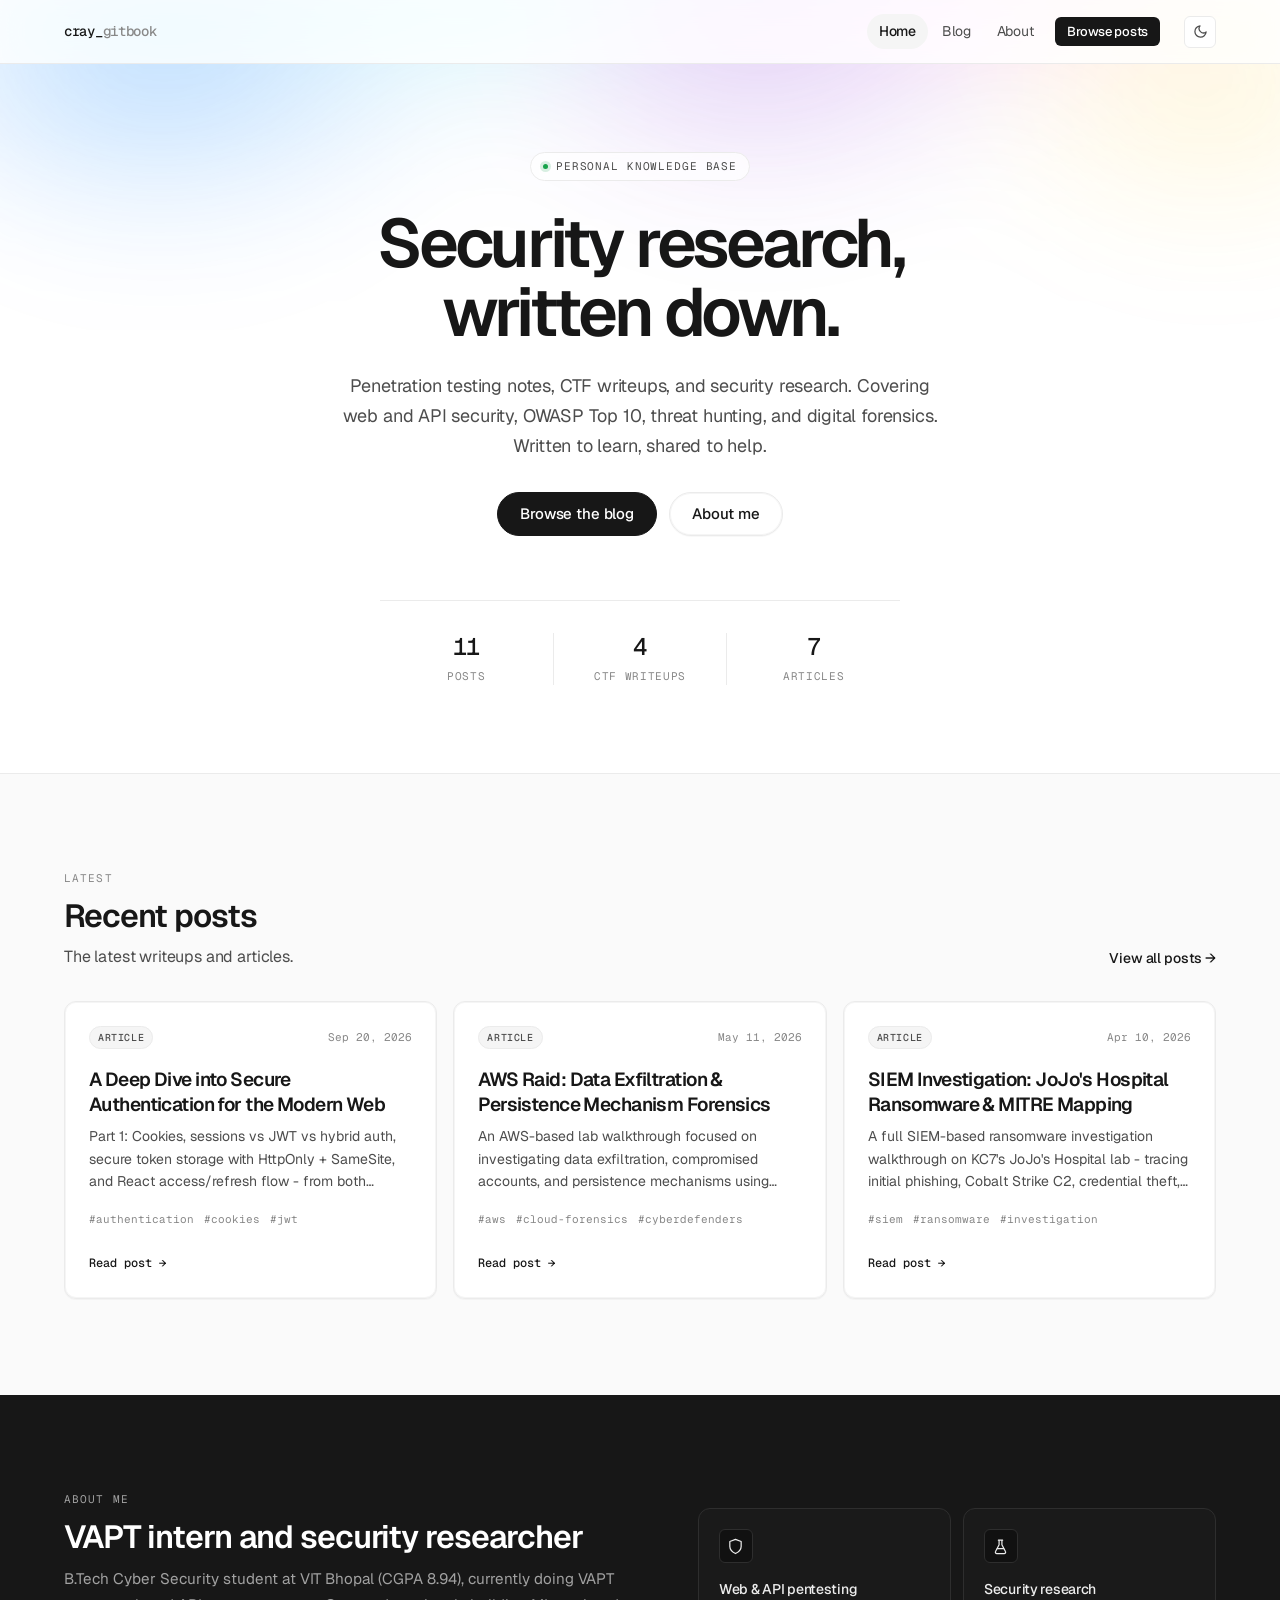
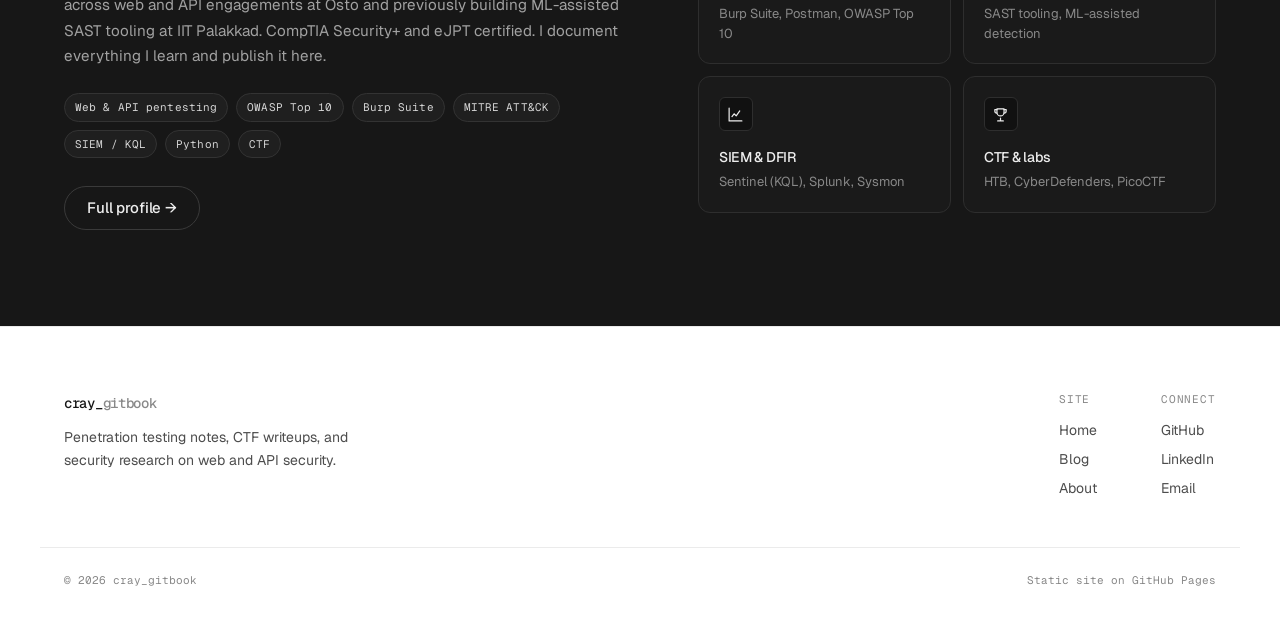
<file: index.html>
<!DOCTYPE html>
<html lang="en">

<head>
  <meta charset="UTF-8" />
  <meta name="viewport" content="width=device-width, initial-scale=1.0" />
  <title>cray_gitbook - Security Research & Notes</title>
  <meta name="description" content="Akshat Singh - VAPT, CTF writeups, and security research notes on web & API security." />
  <script>
    (function () {
      try {
        var t = localStorage.getItem('cg-theme') ||
          (window.matchMedia('(prefers-color-scheme: dark)').matches ? 'dark' : 'light');
        document.documentElement.setAttribute('data-theme', t);
      } catch (e) { }
    })();
  </script>
  <link rel="preconnect" href="https://fonts.googleapis.com" />
  <link rel="preconnect" href="https://fonts.gstatic.com" crossorigin />
  <link rel="stylesheet" href="css/style.css?v=7" />
</head>

<body>

  <nav class="nav" id="nav">
    <div class="nav-inner">
      <a href="index.html" class="nav-logo">cray_<span>gitbook</span></a>
      <ul class="nav-links" id="navLinks">
        <li><a href="index.html" class="active">Home</a></li>
        <li><a href="blog.html">Blog</a></li>
        <li><a href="about.html">About</a></li>
        <li><a href="blog.html" class="nav-cta">Browse posts</a></li>
      </ul>
      <div style="display:flex; align-items:center; gap:0.5rem;">
        <button class="theme-toggle" id="themeToggle" aria-label="Toggle dark mode" title="Toggle dark mode">
          <svg class="icon-moon" width="15" height="15" viewBox="0 0 24 24" fill="none" stroke="currentColor"
            stroke-width="2" stroke-linecap="round" stroke-linejoin="round">
            <path d="M21 12.79A9 9 0 1 1 11.21 3 7 7 0 0 0 21 12.79z" />
          </svg>
          <svg class="icon-sun" width="15" height="15" viewBox="0 0 24 24" fill="none" stroke="currentColor"
            stroke-width="2" stroke-linecap="round" stroke-linejoin="round">
            <circle cx="12" cy="12" r="5" />
            <line x1="12" y1="1" x2="12" y2="3" />
            <line x1="12" y1="21" x2="12" y2="23" />
            <line x1="4.22" y1="4.22" x2="5.64" y2="5.64" />
            <line x1="18.36" y1="18.36" x2="19.78" y2="19.78" />
            <line x1="1" y1="12" x2="3" y2="12" />
            <line x1="21" y1="12" x2="23" y2="12" />
            <line x1="4.22" y1="19.78" x2="5.64" y2="18.36" />
            <line x1="18.36" y1="5.64" x2="19.78" y2="4.22" />
          </svg>
        </button>
        <button class="nav-toggle" id="navToggle" aria-label="Toggle menu">
          <span></span><span></span><span></span>
        </button>
      </div>
    </div>
  </nav>

  <!-- HERO -->
  <section class="hero">
    <div class="hero-mesh" aria-hidden="true"></div>
    <div class="hero-inner">
      <div class="hero-label">Personal knowledge base</div>
      <h1 class="hero-title">
        Security research,<br />
        <span class="accent">written down.</span>
      </h1>
      <p class="hero-desc">
        Penetration testing notes, CTF writeups, and security research. Covering
        web and API security, OWASP Top 10, threat hunting, and digital forensics.
        Written to learn, shared to help.
      </p>
      <div class="hero-actions">
        <a href="blog.html" class="btn btn-primary">Browse the blog</a>
        <a href="about.html" class="btn btn-secondary">About me</a>
      </div>

      <div class="hero-meta">
        <div class="hero-meta-item">
          <div class="hero-meta-num" id="statTotal">-</div>
          <div class="hero-meta-label">Posts</div>
        </div>
        <div class="hero-meta-item">
          <div class="hero-meta-num" id="statCtf">-</div>
          <div class="hero-meta-label">CTF writeups</div>
        </div>
        <div class="hero-meta-item">
          <div class="hero-meta-num" id="statArt">-</div>
          <div class="hero-meta-label">Articles</div>
        </div>
      </div>
    </div>
  </section>

  <!-- RECENT POSTS -->
  <section class="section" style="background: var(--bg-base);">
    <div class="container">
      <div style="display:flex; align-items:flex-end; justify-content:space-between; gap:1.5rem; flex-wrap:wrap; margin-bottom:2rem;">
        <div>
          <span class="section-eyebrow">Latest</span>
          <h2 class="section-title">Recent posts</h2>
          <p class="section-sub">The latest writeups and articles.</p>
        </div>
        <a href="blog.html" class="btn btn-ghost">View all posts &rarr;</a>
      </div>
      <div class="posts-grid" id="featuredPosts">
        <div class="skeleton" style="height:230px; border-radius:12px;"></div>
        <div class="skeleton" style="height:230px; border-radius:12px;"></div>
        <div class="skeleton" style="height:230px; border-radius:12px;"></div>
      </div>
    </div>
  </section>

  <!-- ABOUT SNAPSHOT -->
  <section class="section band-dark">
    <div class="container">
      <div class="about-snapshot-grid">
        <div>
          <span class="section-eyebrow">About me</span>
          <h2 class="section-title" style="margin-top:0.5rem;">
            VAPT intern and security researcher
          </h2>
          <p style="line-height:1.7; margin-bottom:1.5rem; font-size:0.95rem;">
            B.Tech Cyber Security student at VIT Bhopal (CGPA 8.94), currently doing
            VAPT across web and API engagements at Osto and previously building
            ML-assisted SAST tooling at IIT Palakkad. CompTIA Security+ and eJPT
            certified. I document everything I learn and publish it here.
          </p>
          <div class="chips">
            <span class="chip">Web &amp; API pentesting</span>
            <span class="chip">OWASP Top 10</span>
            <span class="chip">Burp Suite</span>
            <span class="chip">MITRE ATT&amp;CK</span>
            <span class="chip">SIEM / KQL</span>
            <span class="chip">Python</span>
            <span class="chip">CTF</span>
          </div>
          <div style="margin-top:1.75rem;">
            <a href="about.html" class="btn btn-secondary">Full profile &rarr;</a>
          </div>
        </div>
        <div class="skills-grid" style="grid-template-columns: repeat(2, minmax(0, 1fr));">
          <div class="skill-card">
            <div class="skill-icon">
              <svg viewBox="0 0 24 24" fill="none" stroke="currentColor" stroke-width="1.7"
                stroke-linecap="round" stroke-linejoin="round">
                <path d="M12 22s8-4 8-10V5l-8-3-8 3v7c0 6 8 10 8 10z" />
              </svg>
            </div>
            <div class="skill-name">Web &amp; API pentesting</div>
            <div class="skill-desc">Burp Suite, Postman, OWASP Top 10</div>
          </div>
          <div class="skill-card">
            <div class="skill-icon">
              <svg viewBox="0 0 24 24" fill="none" stroke="currentColor" stroke-width="1.7"
                stroke-linecap="round" stroke-linejoin="round">
                <path d="M9 3h6M10 3v6.5L5 19a2 2 0 0 0 1.8 3h10.4A2 2 0 0 0 19 19l-5-9.5V3" />
                <path d="M7.5 15h9" />
              </svg>
            </div>
            <div class="skill-name">Security research</div>
            <div class="skill-desc">SAST tooling, ML-assisted detection</div>
          </div>
          <div class="skill-card">
            <div class="skill-icon">
              <svg viewBox="0 0 24 24" fill="none" stroke="currentColor" stroke-width="1.7"
                stroke-linecap="round" stroke-linejoin="round">
                <path d="M3 3v18h18" />
                <path d="M7 15l3-4 3 3 5-7" />
              </svg>
            </div>
            <div class="skill-name">SIEM &amp; DFIR</div>
            <div class="skill-desc">Sentinel (KQL), Splunk, Sysmon</div>
          </div>
          <div class="skill-card">
            <div class="skill-icon">
              <svg viewBox="0 0 24 24" fill="none" stroke="currentColor" stroke-width="1.7"
                stroke-linecap="round" stroke-linejoin="round">
                <path d="M8 21h8M12 17v4" />
                <path d="M7 4h10v5a5 5 0 0 1-10 0V4z" />
                <path d="M17 5h3v2a3 3 0 0 1-3 3M7 5H4v2a3 3 0 0 0 3 3" />
              </svg>
            </div>
            <div class="skill-name">CTF &amp; labs</div>
            <div class="skill-desc">HTB, CyberDefenders, PicoCTF</div>
          </div>
        </div>
      </div>
    </div>
  </section>

  <!-- FOOTER -->
  <footer class="footer">
    <div class="footer-inner">
      <div class="footer-brand">
        <a href="index.html" class="nav-logo">cray_<span>gitbook</span></a>
        <p>Penetration testing notes, CTF writeups, and security research on web and API security.</p>
      </div>
      <div class="footer-cols">
        <div class="footer-col">
          <div class="footer-heading">Site</div>
          <a href="index.html">Home</a>
          <a href="blog.html">Blog</a>
          <a href="about.html">About</a>
        </div>
        <div class="footer-col">
          <div class="footer-heading">Connect</div>
          <a href="https://github.com/cray4367" target="_blank" rel="noopener">GitHub</a>
          <a href="https://www.linkedin.com/in/akshat-singh-1311ca/" target="_blank" rel="noopener">LinkedIn</a>
          <a href="mailto:sghakshat11@gmail.com">Email</a>
        </div>
      </div>
    </div>
    <div class="footer-bottom">
      <span>&copy; 2026 cray_gitbook</span>
      <span>Static site on GitHub Pages</span>
    </div>
  </footer>

  <script src="js/main.js"></script>
  <script>
    // Dark Mode
    const root = document.documentElement;
    const THEME_KEY = 'cg-theme';
    function applyTheme(t) { root.setAttribute('data-theme', t); localStorage.setItem(THEME_KEY, t); }
    document.getElementById('themeToggle').addEventListener('click', () => {
      applyTheme(root.getAttribute('data-theme') === 'dark' ? 'light' : 'dark');
    });
    // Stats
    window._onPostsLoaded = function (posts) {
      const setEl = (id, v) => { const el = document.getElementById(id); if (el) el.textContent = v; };
      setEl('statTotal', posts.length);
      setEl('statCtf', posts.filter(p => p.category === 'ctf').length);
      setEl('statArt', posts.filter(p => p.category === 'article').length);
    };
    // Nav
    document.getElementById('navToggle').addEventListener('click', () =>
      document.getElementById('navLinks').classList.toggle('open'));
    document.addEventListener('click', e => {
      if (!e.target.closest('.nav')) document.getElementById('navLinks').classList.remove('open');
    });
  </script>
  <script src="js/analytics.js"></script>

</body>

</html>
</file>
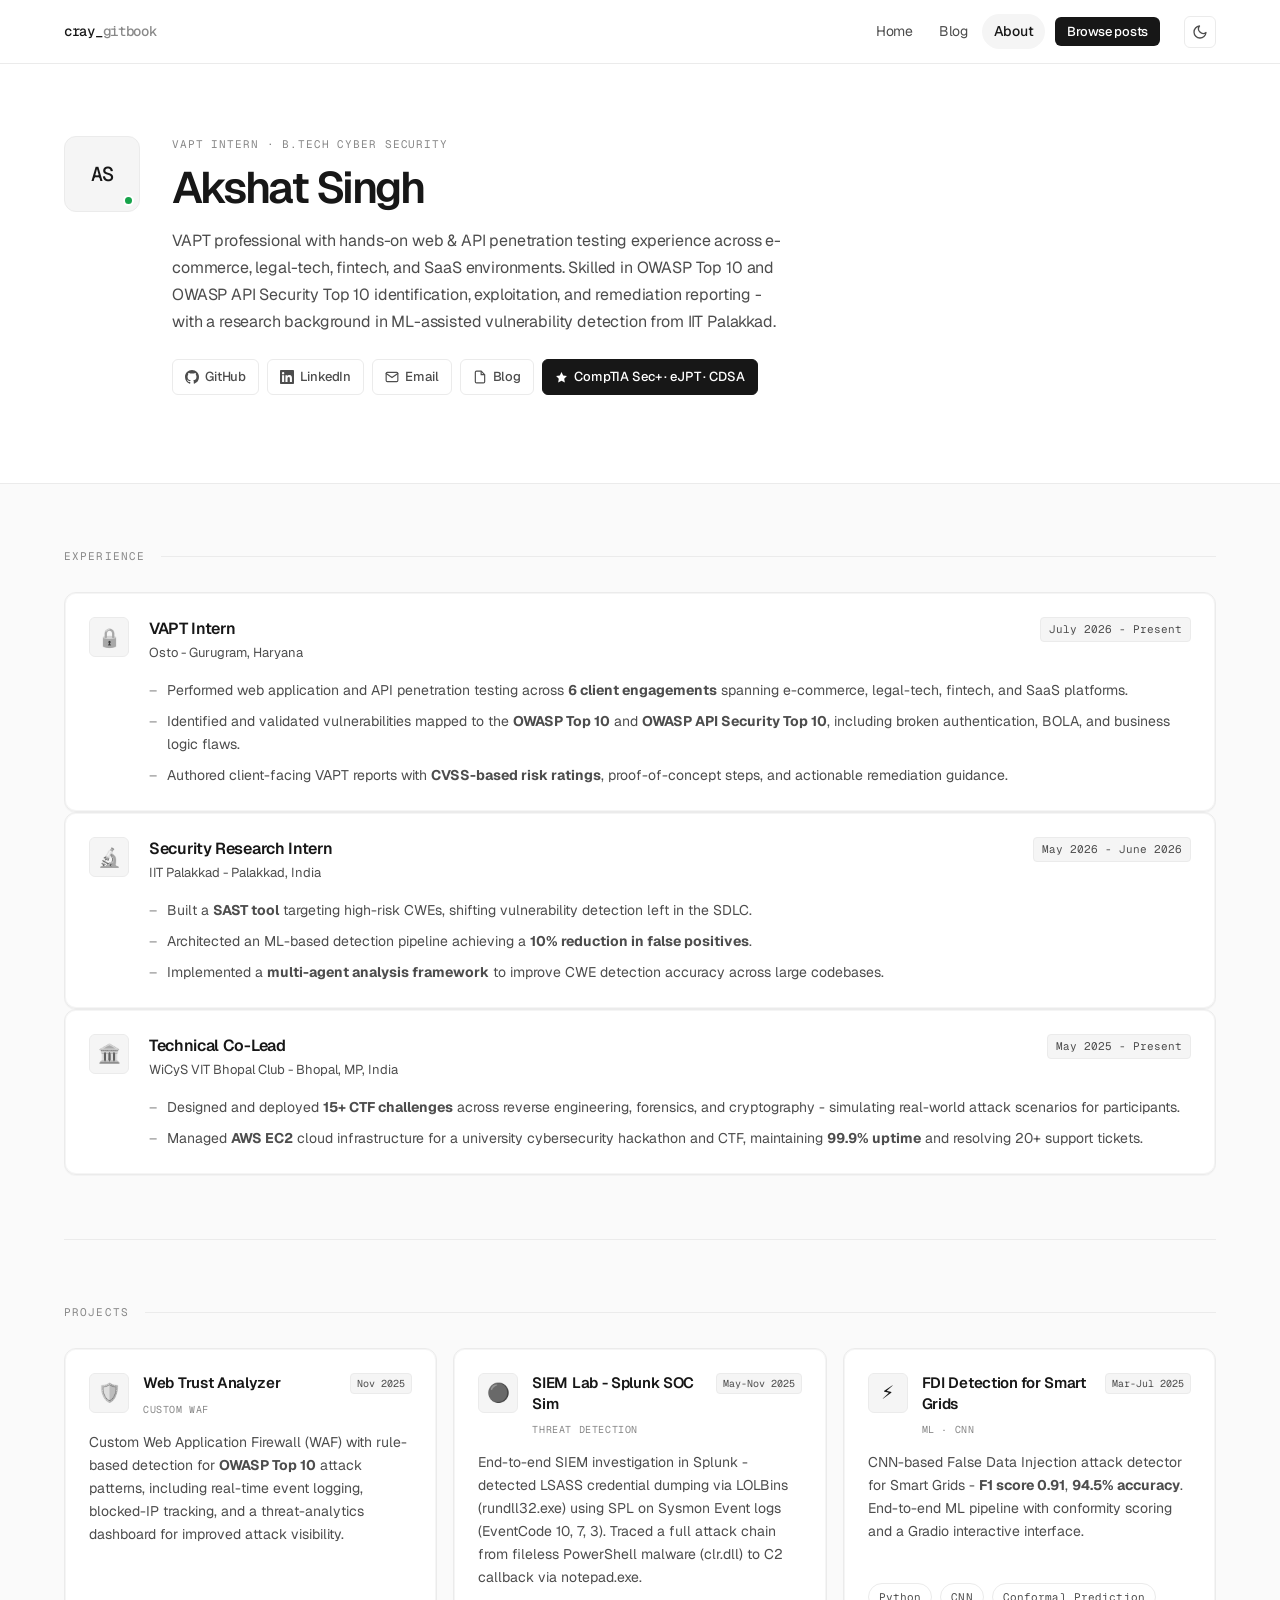
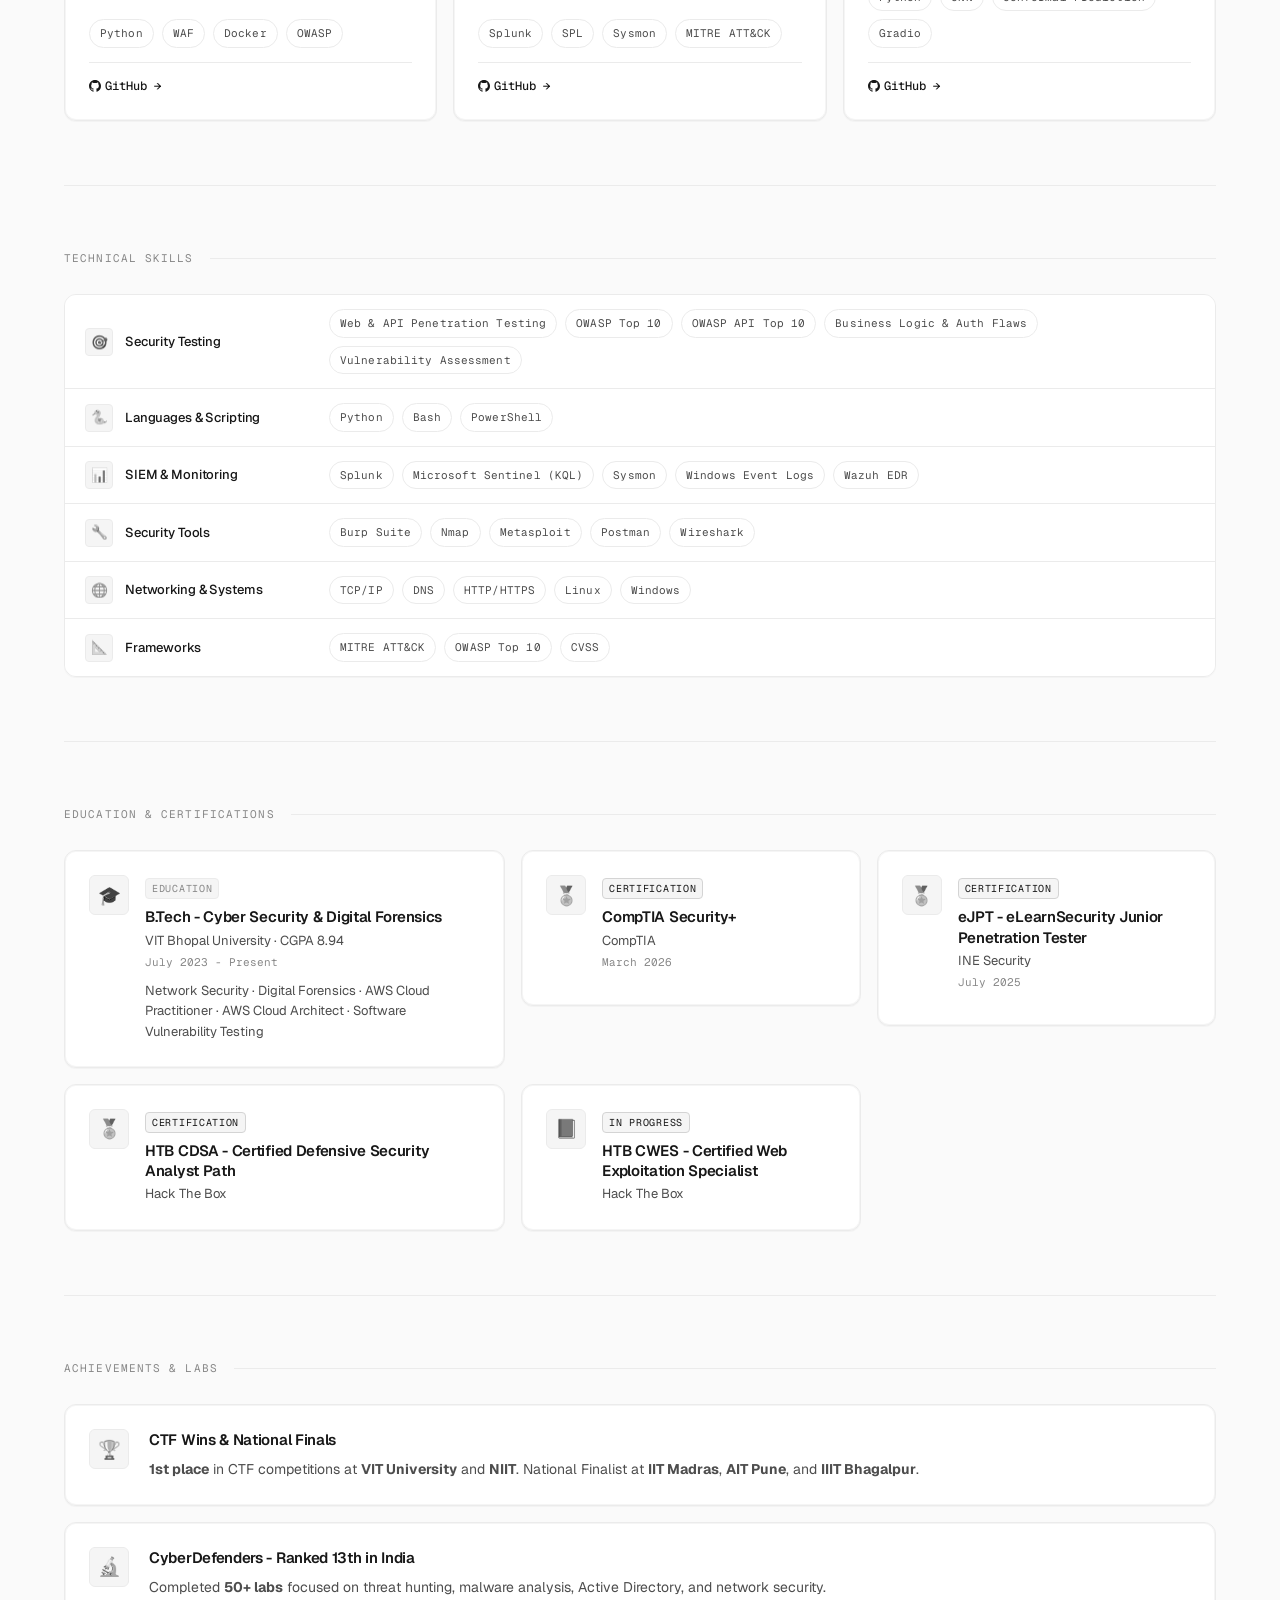
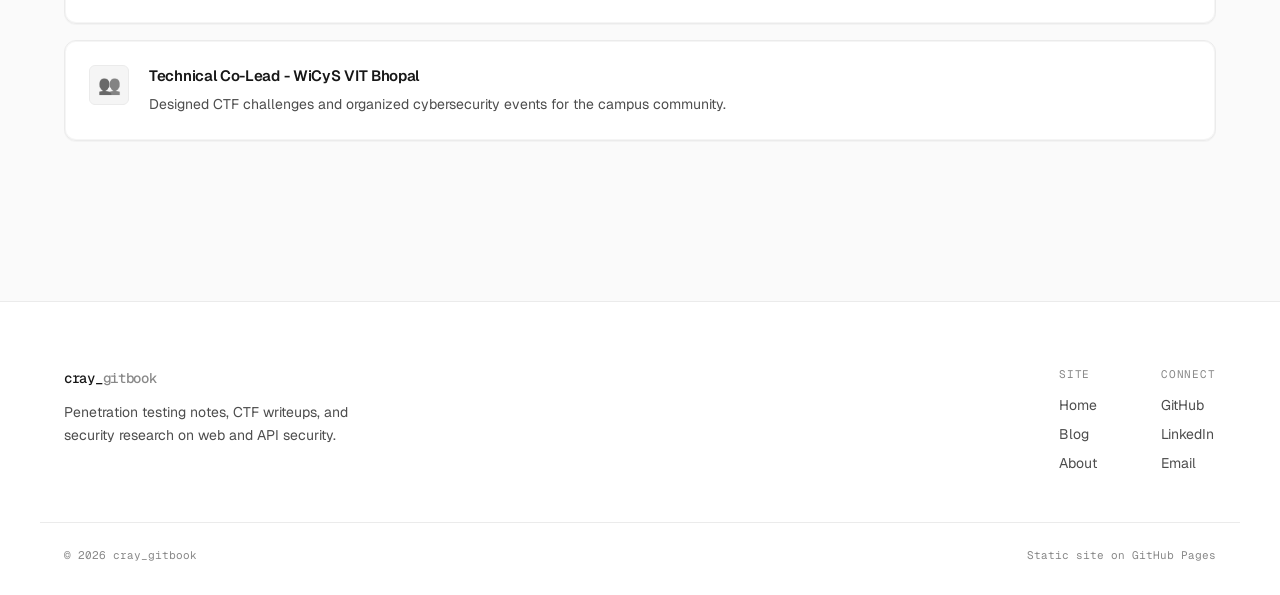
<file: about.html>
<!DOCTYPE html>
<html lang="en">

<head>
    <meta charset="UTF-8" />
    <meta name="viewport" content="width=device-width, initial-scale=1.0" />
    <title>About - cray_gitbook | SOC Analyst</title>
    <meta name="description"
        content="Aspiring SOC Analyst. B.Tech Cyber Security at VIT Bhopal. SIEM, threat detection, incident response, CTF player." />
    <script>
        (function () {
            try {
                var t = localStorage.getItem('cg-theme') ||
                    (window.matchMedia('(prefers-color-scheme: dark)').matches ? 'dark' : 'light');
                document.documentElement.setAttribute('data-theme', t);
            } catch (e) { }
        })();
    </script>
    <link rel="preconnect" href="https://fonts.googleapis.com" />
    <link rel="preconnect" href="https://fonts.gstatic.com" crossorigin />
    <link rel="stylesheet" href="css/style.css?v=7" />
    <link rel="stylesheet" href="css/portfolio.css?v=2" />
</head>

<body>

    <nav class="nav" id="nav">
        <div class="nav-inner">
            <a href="index.html" class="nav-logo">cray_<span>gitbook</span></a>
            <ul class="nav-links" id="navLinks">
                <li><a href="index.html">Home</a></li>
                <li><a href="blog.html">Blog</a></li>
                <li><a href="about.html" class="active">About</a></li>
                <li><a href="blog.html" class="nav-cta">Browse posts</a></li>
            </ul>
            <div style="display:flex; align-items:center; gap:0.5rem;">
                <button class="theme-toggle" id="themeToggle" aria-label="Toggle dark mode" title="Toggle dark mode">
                    <!-- Moon (shown in light mode) -->
                    <svg class="icon-moon" width="16" height="16" viewBox="0 0 24 24" fill="none" stroke="currentColor"
                        stroke-width="2" stroke-linecap="round" stroke-linejoin="round">
                        <path d="M21 12.79A9 9 0 1 1 11.21 3 7 7 0 0 0 21 12.79z" />
                    </svg>
                    <!-- Sun (shown in dark mode) -->
                    <svg class="icon-sun" width="16" height="16" viewBox="0 0 24 24" fill="none" stroke="currentColor"
                        stroke-width="2" stroke-linecap="round" stroke-linejoin="round">
                        <circle cx="12" cy="12" r="5" />
                        <line x1="12" y1="1" x2="12" y2="3" />
                        <line x1="12" y1="21" x2="12" y2="23" />
                        <line x1="4.22" y1="4.22" x2="5.64" y2="5.64" />
                        <line x1="18.36" y1="18.36" x2="19.78" y2="19.78" />
                        <line x1="1" y1="12" x2="3" y2="12" />
                        <line x1="21" y1="12" x2="23" y2="12" />
                        <line x1="4.22" y1="19.78" x2="5.64" y2="18.36" />
                        <line x1="18.36" y1="5.64" x2="19.78" y2="4.22" />
                    </svg>
                </button>
                <button class="nav-toggle" id="navToggle" aria-label="Toggle menu">
                    <span></span><span></span><span></span>
                </button>
            </div>
        </div>
    </nav>

    <!-- ── HERO / PROFILE ── -->
    <section class="pf-hero">
        <div class="container">
            <div class="pf-hero-inner">

                <div class="pf-avatar-wrap">
                    <div class="pf-avatar">AS</div>
                    <div class="pf-status-dot" title="Open to opportunities"></div>
                </div>

                <div class="pf-hero-text">
                    <div class="pf-eyebrow">VAPT Intern · B.Tech Cyber Security</div>
                    <h1 class="pf-name">Akshat Singh<span class="accent"></span></h1>
                    <p class="pf-bio">
                        VAPT professional with hands-on web &amp; API penetration testing experience
                        across e-commerce, legal-tech, fintech, and SaaS environments. Skilled in
                        OWASP Top 10 and OWASP API Security Top 10 identification, exploitation,
                        and remediation reporting - with a research background in ML-assisted
                        vulnerability detection from IIT Palakkad.
                    </p>
                    <div class="pf-links">
                        <a class="pf-link" href="https://github.com/cray4367" target="_blank" rel="noopener">
                            <svg width="14" height="14" viewBox="0 0 24 24" fill="currentColor">
                                <path
                                    d="M12 0C5.37 0 0 5.37 0 12c0 5.31 3.435 9.795 8.205 11.385.6.105.825-.255.825-.57 0-.285-.015-1.23-.015-2.235-3.015.555-3.795-.735-4.035-1.41-.135-.345-.72-1.41-1.23-1.695-.42-.225-1.02-.78-.015-.795.945-.015 1.62.87 1.845 1.23 1.08 1.815 2.805 1.305 3.495.99.105-.78.42-1.305.765-1.605-2.67-.3-5.46-1.335-5.46-5.925 0-1.305.465-2.385 1.23-3.225-.12-.3-.54-1.53.12-3.18 0 0 1.005-.315 3.3 1.23.96-.27 1.98-.405 3-.405s2.04.135 3 .405c2.295-1.56 3.3-1.23 3.3-1.23.66 1.65.24 2.88.12 3.18.765.84 1.23 1.905 1.23 3.225 0 4.605-2.805 5.625-5.475 5.925.435.375.81 1.095.81 2.22 0 1.605-.015 2.895-.015 3.3 0 .315.225.69.825.57A12.02 12.02 0 0 0 24 12c0-6.63-5.37-12-12-12z" />
                            </svg>
                            GitHub
                        </a>
                        <a class="pf-link" href="https://www.linkedin.com/in/akshat-singh-1311ca/" target="_blank"
                            rel="noopener">
                            <svg width="14" height="14" viewBox="0 0 24 24" fill="currentColor">
                                <path
                                    d="M20.447 20.452h-3.554v-5.569c0-1.328-.027-3.037-1.852-3.037-1.853 0-2.136 1.445-2.136 2.939v5.667H9.351V9h3.414v1.561h.046c.477-.9 1.637-1.85 3.37-1.85 3.601 0 4.267 2.37 4.267 5.455v6.286zM5.337 7.433a2.062 2.062 0 0 1-2.063-2.065 2.064 2.064 0 1 1 2.063 2.065zm1.782 13.019H3.555V9h3.564v11.452zM22.225 0H1.771C.792 0 0 .774 0 1.729v20.542C0 23.227.792 24 1.771 24h20.451C23.2 24 24 23.227 24 22.271V1.729C24 .774 23.2 0 22.222 0h.003z" />
                            </svg>
                            LinkedIn
                        </a>
                        <a class="pf-link" href="mailto:sghakshat11@gmail.com">
                            <svg width="14" height="14" viewBox="0 0 24 24" fill="none" stroke="currentColor"
                                stroke-width="2" stroke-linecap="round" stroke-linejoin="round">
                                <path d="M4 4h16c1.1 0 2 .9 2 2v12c0 1.1-.9 2-2 2H4c-1.1 0-2-.9-2-2V6c0-1.1.9-2 2-2z" />
                                <polyline points="22,6 12,13 2,6" />
                            </svg>
                            Email
                        </a>
                        <a class="pf-link" href="blog.html">
                            <svg width="14" height="14" viewBox="0 0 24 24" fill="none" stroke="currentColor"
                                stroke-width="2">
                                <path d="M14 2H6a2 2 0 0 0-2 2v16a2 2 0 0 0 2 2h12a2 2 0 0 0 2-2V8z" />
                                <polyline points="14 2 14 8 20 8" />
                            </svg>
                            Blog
                        </a>
                        <a class="pf-link pf-link--badge" href="#certifications">
                            <svg width="13" height="13" viewBox="0 0 24 24" fill="currentColor">
                                <path
                                    d="M12 2L15.09 8.26L22 9.27L17 14.14L18.18 21.02L12 17.77L5.82 21.02L7 14.14L2 9.27L8.91 8.26L12 2Z" />
                            </svg>
                            CompTIA Sec+ · eJPT · CDSA
                        </a>
                    </div>

                </div>

            </div>
        </div>
    </section>

    <div class="pf-body container">

        <!-- ── EXPERIENCE ── -->
        <section class="pf-section">
            <div class="pf-label-bar">
                <span class="section-eyebrow">Experience</span>
            </div>
            <div class="pf-exp-card">
                <div class="pf-exp-icon-wrap">🔒</div>
                <div class="pf-exp-body">
                    <div class="pf-exp-top">
                        <div>
                            <h3 class="pf-exp-title">VAPT Intern</h3>
                            <div class="pf-exp-org">Osto - Gurugram, Haryana</div>
                        </div>
                        <span class="pf-date-pill">July 2026 - Present</span>
                    </div>
                    <ul class="pf-bullets">
                        <li>Performed web application and API penetration testing across
                            <strong>6 client engagements</strong> spanning e-commerce, legal-tech,
                            fintech, and SaaS platforms.</li>
                        <li>Identified and validated vulnerabilities mapped to the
                            <strong>OWASP Top 10</strong> and <strong>OWASP API Security Top 10</strong>,
                            including broken authentication, BOLA, and business logic flaws.</li>
                        <li>Authored client-facing VAPT reports with <strong>CVSS-based risk
                            ratings</strong>, proof-of-concept steps, and actionable remediation guidance.</li>
                    </ul>
                </div>
            </div>
            <div class="pf-exp-card">
                <div class="pf-exp-icon-wrap">🔬</div>
                <div class="pf-exp-body">
                    <div class="pf-exp-top">
                        <div>
                            <h3 class="pf-exp-title">Security Research Intern</h3>
                            <div class="pf-exp-org">IIT Palakkad - Palakkad, India</div>
                        </div>
                        <span class="pf-date-pill">May 2026 - June 2026</span>
                    </div>
                    <ul class="pf-bullets">
                        <li>Built a <strong>SAST tool</strong> targeting high-risk CWEs, shifting
                            vulnerability detection left in the SDLC.</li>
                        <li>Architected an ML-based detection pipeline achieving a
                            <strong>10% reduction in false positives</strong>.</li>
                        <li>Implemented a <strong>multi-agent analysis framework</strong> to improve
                            CWE detection accuracy across large codebases.</li>
                    </ul>
                </div>
            </div>
            <div class="pf-exp-card">
                <div class="pf-exp-icon-wrap">🏛️</div>
                <div class="pf-exp-body">
                    <div class="pf-exp-top">
                        <div>
                            <h3 class="pf-exp-title">Technical Co-Lead</h3>
                            <div class="pf-exp-org">WiCyS VIT Bhopal Club - Bhopal, MP, India</div>
                        </div>
                        <span class="pf-date-pill">May 2025 - Present</span>
                    </div>
                    <ul class="pf-bullets">
                        <li>Designed and deployed <strong>15+ CTF challenges</strong> across reverse engineering,
                            forensics, and
                            cryptography - simulating real-world attack scenarios for participants.</li>
                        <li>Managed <strong>AWS EC2</strong> cloud infrastructure for a university cybersecurity
                            hackathon and CTF,
                            maintaining <strong>99.9% uptime</strong> and resolving 20+ support tickets.</li>
                    </ul>
                </div>
            </div>
        </section>

        <hr class="pf-divider" />

        <!-- ── PROJECTS ── -->
        <section class="pf-section">
            <div class="pf-label-bar">
                <span class="section-eyebrow">Projects</span>
            </div>
            <div class="pf-projects-grid">

                <div class="pf-project-card">
                    <div class="pf-project-header">
                        <div class="pf-project-header-left">
                            <div class="pf-project-icon-wrap">🛡️</div>
                            <div class="pf-project-title-block">
                                <h3 class="project-title">Web Trust Analyzer</h3>
                                <div class="pf-project-sub">Custom WAF</div>
                            </div>
                        </div>
                        <span class="pf-date-pill pf-date-pill--sm">Nov 2025</span>
                    </div>
                    <p class="project-desc">
                        Custom Web Application Firewall (WAF) with rule-based detection for
                        <strong>OWASP Top 10</strong> attack patterns, including real-time event
                        logging, blocked-IP tracking, and a threat-analytics dashboard for
                        improved attack visibility.
                    </p>
                    <div class="chips">
                        <span class="chip">Python</span>
                        <span class="chip">WAF</span>
                        <span class="chip">Docker</span>
                        <span class="chip">OWASP</span>
                    </div>
                    <div class="project-links">
                        <a class="project-link" href="https://github.com/cray4367/Web_Trust_Analyzer" target="_blank"
                            rel="noopener">
                            <svg width="12" height="12" viewBox="0 0 24 24" fill="currentColor">
                                <path
                                    d="M12 0C5.37 0 0 5.37 0 12c0 5.31 3.435 9.795 8.205 11.385.6.105.825-.255.825-.57 0-.285-.015-1.23-.015-2.235-3.015.555-3.795-.735-4.035-1.41-.135-.345-.72-1.41-1.23-1.695-.42-.225-1.02-.78-.015-.795.945-.015 1.62.87 1.845 1.23 1.08 1.815 2.805 1.305 3.495.99.105-.78.42-1.305.765-1.605-2.67-.3-5.46-1.335-5.46-5.925 0-1.305.465-2.385 1.23-3.225-.12-.3-.54-1.53.12-3.18 0 0 1.005-.315 3.3 1.23.96-.27 1.98-.405 3-.405s2.04.135 3 .405c2.295-1.56 3.3-1.23 3.3-1.23.66 1.65.24 2.88.12 3.18.765.84 1.23 1.905 1.23 3.225 0 4.605-2.805 5.625-5.475 5.925.435.375.81 1.095.81 2.22 0 1.605-.015 2.895-.015 3.3 0 .315.225.69.825.57A12.02 12.02 0 0 0 24 12c0-6.63-5.37-12-12-12z" />
                            </svg>
                            GitHub →
                        </a>
                    </div>
                </div>

                <div class="pf-project-card">
                    <div class="pf-project-header">
                        <div class="pf-project-header-left">
                            <div class="pf-project-icon-wrap">🔵</div>
                            <div class="pf-project-title-block">
                                <h3 class="project-title">SIEM Lab - Splunk SOC Sim</h3>
                                <div class="pf-project-sub">Threat Detection</div>
                            </div>
                        </div>
                        <span class="pf-date-pill pf-date-pill--sm">May-Nov 2025</span>
                    </div>
                    <p class="project-desc">
                        End-to-end SIEM investigation in Splunk - detected LSASS credential dumping via LOLBins
                        (rundll32.exe) using SPL on Sysmon Event logs (EventCode 10, 7, 3). Traced a full attack
                        chain from fileless PowerShell malware (clr.dll) to C2 callback via notepad.exe.
                    </p>
                    <div class="chips">
                        <span class="chip">Splunk</span>
                        <span class="chip">SPL</span>
                        <span class="chip">Sysmon</span>
                        <span class="chip">MITRE ATT&amp;CK</span>
                    </div>
                    <div class="project-links">
                        <a class="project-link"
                            href="https://cray4367.github.io/cray_gitbook/post.html?post=detection-in-splunk"
                            target="_blank" rel="noopener">
                            <svg width="12" height="12" viewBox="0 0 24 24" fill="currentColor">
                                <path
                                    d="M12 0C5.37 0 0 5.37 0 12c0 5.31 3.435 9.795 8.205 11.385.6.105.825-.255.825-.57 0-.285-.015-1.23-.015-2.235-3.015.555-3.795-.735-4.035-1.41-.135-.345-.72-1.41-1.23-1.695-.42-.225-1.02-.78-.015-.795.945-.015 1.62.87 1.845 1.23 1.08 1.815 2.805 1.305 3.495.99.105-.78.42-1.305.765-1.605-2.67-.3-5.46-1.335-5.46-5.925 0-1.305.465-2.385 1.23-3.225-.12-.3-.54-1.53.12-3.18 0 0 1.005-.315 3.3 1.23.96-.27 1.98-.405 3-.405s2.04.135 3 .405c2.295-1.56 3.3-1.23 3.3-1.23.66 1.65.24 2.88.12 3.18.765.84 1.23 1.905 1.23 3.225 0 4.605-2.805 5.625-5.475 5.925.435.375.81 1.095.81 2.22 0 1.605-.015 2.895-.015 3.3 0 .315.225.69.825.57A12.02 12.02 0 0 0 24 12c0-6.63-5.37-12-12-12z" />
                            </svg>
                            GitHub →
                        </a>
                    </div>
                </div>

                <div class="pf-project-card">
                    <div class="pf-project-header">
                        <div class="pf-project-header-left">
                            <div class="pf-project-icon-wrap">⚡</div>
                            <div class="pf-project-title-block">
                                <h3 class="project-title">FDI Detection for Smart Grids</h3>
                                <div class="pf-project-sub">ML · CNN</div>
                            </div>
                        </div>
                        <span class="pf-date-pill pf-date-pill--sm">Mar-Jul 2025</span>
                    </div>
                    <p class="project-desc">
                        CNN-based False Data Injection attack detector for Smart Grids - <strong>F1 score 0.91</strong>,
                        <strong>94.5% accuracy</strong>. End-to-end ML pipeline with conformity scoring and a
                        Gradio interactive interface.
                    </p>
                    <div class="chips">
                        <span class="chip">Python</span>
                        <span class="chip">CNN</span>
                        <span class="chip">Conformal Prediction</span>
                        <span class="chip">Gradio</span>
                    </div>
                    <div class="project-links">
                        <a class="project-link" href="https://github.com/cray4367/False-data-injection" target="_blank"
                            rel="noopener">
                            <svg width="12" height="12" viewBox="0 0 24 24" fill="currentColor">
                                <path
                                    d="M12 0C5.37 0 0 5.37 0 12c0 5.31 3.435 9.795 8.205 11.385.6.105.825-.255.825-.57 0-.285-.015-1.23-.015-2.235-3.015.555-3.795-.735-4.035-1.41-.135-.345-.72-1.41-1.23-1.695-.42-.225-1.02-.78-.015-.795.945-.015 1.62.87 1.845 1.23 1.08 1.815 2.805 1.305 3.495.99.105-.78.42-1.305.765-1.605-2.67-.3-5.46-1.335-5.46-5.925 0-1.305.465-2.385 1.23-3.225-.12-.3-.54-1.53.12-3.18 0 0 1.005-.315 3.3 1.23.96-.27 1.98-.405 3-.405s2.04.135 3 .405c2.295-1.56 3.3-1.23 3.3-1.23.66 1.65.24 2.88.12 3.18.765.84 1.23 1.905 1.23 3.225 0 4.605-2.805 5.625-5.475 5.925.435.375.81 1.095.81 2.22 0 1.605-.015 2.895-.015 3.3 0 .315.225.69.825.57A12.02 12.02 0 0 0 24 12c0-6.63-5.37-12-12-12z" />
                            </svg>
                            GitHub →
                        </a>
                    </div>
                </div>

            </div>
        </section>

        <hr class="pf-divider" />

        <!-- ── TECHNICAL SKILLS ── -->
        <section class="pf-section">
            <div class="pf-label-bar">
                <span class="section-eyebrow">Technical Skills</span>
            </div>
            <div class="pf-skills-table">
                <div class="pf-skill-row">
                    <div class="pf-skill-cat">
                        <div class="pf-skill-cat-icon">🎯</div>
                        <div class="pf-skill-cat-name">Security Testing</div>
                    </div>
                    <div class="chips">
                        <span class="chip">Web &amp; API Penetration Testing</span>
                        <span class="chip">OWASP Top 10</span>
                        <span class="chip">OWASP API Top 10</span>
                        <span class="chip">Business Logic &amp; Auth Flaws</span>
                        <span class="chip">Vulnerability Assessment</span>
                    </div>
                </div>
                <div class="pf-skill-row">
                    <div class="pf-skill-cat">
                        <div class="pf-skill-cat-icon">🐍</div>
                        <div class="pf-skill-cat-name">Languages &amp; Scripting</div>
                    </div>
                    <div class="chips">
                        <span class="chip">Python</span>
                        <span class="chip">Bash</span>
                        <span class="chip">PowerShell</span>
                    </div>
                </div>
                <div class="pf-skill-row">
                    <div class="pf-skill-cat">
                        <div class="pf-skill-cat-icon">📊</div>
                        <div class="pf-skill-cat-name">SIEM &amp; Monitoring</div>
                    </div>
                    <div class="chips">
                        <span class="chip">Splunk</span>
                        <span class="chip">Microsoft Sentinel (KQL)</span>
                        <span class="chip">Sysmon</span>
                        <span class="chip">Windows Event Logs</span>
                        <span class="chip">Wazuh EDR</span>
                    </div>
                </div>
                <div class="pf-skill-row">
                    <div class="pf-skill-cat">
                        <div class="pf-skill-cat-icon">🔧</div>
                        <div class="pf-skill-cat-name">Security Tools</div>
                    </div>
                    <div class="chips">
                        <span class="chip">Burp Suite</span>
                        <span class="chip">Nmap</span>
                        <span class="chip">Metasploit</span>
                        <span class="chip">Postman</span>
                        <span class="chip">Wireshark</span>
                    </div>
                </div>
                <div class="pf-skill-row">
                    <div class="pf-skill-cat">
                        <div class="pf-skill-cat-icon">🌐</div>
                        <div class="pf-skill-cat-name">Networking &amp; Systems</div>
                    </div>
                    <div class="chips">
                        <span class="chip">TCP/IP</span>
                        <span class="chip">DNS</span>
                        <span class="chip">HTTP/HTTPS</span>
                        <span class="chip">Linux</span>
                        <span class="chip">Windows</span>
                    </div>
                </div>
                <div class="pf-skill-row">
                    <div class="pf-skill-cat">
                        <div class="pf-skill-cat-icon">📐</div>
                        <div class="pf-skill-cat-name">Frameworks</div>
                    </div>
                    <div class="chips">
                        <span class="chip">MITRE ATT&amp;CK</span>
                        <span class="chip">OWASP Top 10</span>
                        <span class="chip">CVSS</span>
                    </div>
                </div>
            </div>
        </section>

        <hr class="pf-divider" />

        <!-- ── EDUCATION & CERTS ── -->
        <section class="pf-section" id="certifications">
            <div class="pf-label-bar">
                <span class="section-eyebrow">Education &amp; Certifications</span>
            </div>
            <div class="pf-creds-grid">

                <div class="pf-cred-card">
                    <div class="pf-cred-icon-wrap">🎓</div>
                    <div class="pf-cred-body">
                        <div class="pf-cred-badge">Education</div>
                        <h3 class="pf-cred-title">B.Tech - Cyber Security &amp; Digital Forensics</h3>
                        <div class="pf-cred-org">VIT Bhopal University · CGPA 8.94</div>
                        <div class="pf-cred-date">July 2023 - Present</div>
                        <p class="pf-cred-detail">
                            Network Security · Digital Forensics · AWS Cloud Practitioner · AWS Cloud Architect ·
                            Software Vulnerability Testing
                        </p>
                    </div>
                </div>

                <div class="pf-cred-card">
                    <div class="pf-cred-icon-wrap">🏅</div>
                    <div class="pf-cred-body">
                        <div class="pf-cred-badge pf-cred-badge--cert">Certification</div>
                        <h3 class="pf-cred-title">CompTIA Security+</h3>
                        <div class="pf-cred-org">CompTIA</div>
                        <div class="pf-cred-date">March 2026</div>
                    </div>
                </div>

                <div class="pf-cred-card">
                    <div class="pf-cred-icon-wrap">🏅</div>
                    <div class="pf-cred-body">
                        <div class="pf-cred-badge pf-cred-badge--cert">Certification</div>
                        <h3 class="pf-cred-title">eJPT - eLearnSecurity Junior Penetration Tester</h3>
                        <div class="pf-cred-org">INE Security</div>
                        <div class="pf-cred-date">July 2025</div>
                    </div>
                </div>

                <div class="pf-cred-card">
                    <div class="pf-cred-icon-wrap">🏅</div>
                    <div class="pf-cred-body">
                        <div class="pf-cred-badge pf-cred-badge--cert">Certification</div>
                        <h3 class="pf-cred-title">HTB CDSA - Certified Defensive Security Analyst Path</h3>
                        <div class="pf-cred-org">Hack The Box</div>
                    </div>
                </div>

                <div class="pf-cred-card">
                    <div class="pf-cred-icon-wrap">📘</div>
                    <div class="pf-cred-body">
                        <div class="pf-cred-badge pf-cred-badge--cert">In Progress</div>
                        <h3 class="pf-cred-title">HTB CWES - Certified Web Exploitation Specialist</h3>
                        <div class="pf-cred-org">Hack The Box</div>
                    </div>
                </div>

            </div>
        </section>

        <hr class="pf-divider" />

        <!-- ── ACHIEVEMENTS ── -->
        <section class="pf-section">
            <div class="pf-label-bar">
                <span class="section-eyebrow">Achievements &amp; Labs</span>
            </div>
            <div class="pf-achievements">
                <div class="pf-achieve-card">
                    <div class="pf-achieve-icon-wrap">🏆</div>
                    <div class="pf-achieve-body">
                        <h4 class="pf-achieve-title">CTF Wins &amp; National Finals</h4>
                        <p class="pf-achieve-desc">
                            <strong>1st place</strong> in CTF competitions at <strong>VIT University</strong>
                            and <strong>NIIT</strong>. National Finalist at <strong>IIT Madras</strong>,
                            <strong>AIT Pune</strong>, and <strong>IIIT Bhagalpur</strong>.
                        </p>
                    </div>
                </div>
                <div class="pf-achieve-card">
                    <div class="pf-achieve-icon-wrap">🔬</div>
                    <div class="pf-achieve-body">
                        <h4 class="pf-achieve-title">CyberDefenders - Ranked 13th in India</h4>
                        <p class="pf-achieve-desc">
                            Completed <strong>50+ labs</strong> focused on threat hunting, malware
                            analysis, Active Directory, and network security.
                        </p>
                    </div>
                </div>
                <div class="pf-achieve-card">
                    <div class="pf-achieve-icon-wrap">👥</div>
                    <div class="pf-achieve-body">
                        <h4 class="pf-achieve-title">Technical Co-Lead - WiCyS VIT Bhopal</h4>
                        <p class="pf-achieve-desc">
                            Designed CTF challenges and organized cybersecurity events for the
                            campus community.
                        </p>
                    </div>
                </div>
            </div>
        </section>

    </div><!-- /pf-body -->

    <footer class="footer">
        <div class="footer-inner">
            <div class="footer-brand">
                <a href="index.html" class="nav-logo">cray_<span>gitbook</span></a>
                <p>Penetration testing notes, CTF writeups, and security research on web and API security.</p>
            </div>
            <div class="footer-cols">
                <div class="footer-col">
                    <div class="footer-heading">Site</div>
                    <a href="index.html">Home</a>
                    <a href="blog.html">Blog</a>
                    <a href="about.html">About</a>
                </div>
                <div class="footer-col">
                    <div class="footer-heading">Connect</div>
                    <a href="https://github.com/cray4367" target="_blank" rel="noopener">GitHub</a>
                    <a href="https://www.linkedin.com/in/akshat-singh-1311ca/" target="_blank" rel="noopener">LinkedIn</a>
                    <a href="mailto:sghakshat11@gmail.com">Email</a>
                </div>
            </div>
        </div>
        <div class="footer-bottom">
            <span>&copy; 2026 cray_gitbook</span>
            <span>Static site on GitHub Pages</span>
        </div>
    </footer>

    <script>
        // ── Dark Mode ──
        const root = document.documentElement;
        const THEME_KEY = 'cg-theme';

        function applyTheme(t) {
            root.setAttribute('data-theme', t);
            localStorage.setItem(THEME_KEY, t);
        }

        // Load saved preference; also respect OS preference as fallback
        const saved = localStorage.getItem(THEME_KEY);
        const prefersDark = window.matchMedia('(prefers-color-scheme: dark)').matches;
        applyTheme(saved || (prefersDark ? 'dark' : 'light'));

        document.getElementById('themeToggle').addEventListener('click', () => {
            const current = root.getAttribute('data-theme');
            applyTheme(current === 'dark' ? 'light' : 'dark');
        });

        // ── Nav ──
        document.getElementById('navToggle').addEventListener('click', () =>
            document.getElementById('navLinks').classList.toggle('open'));
        document.addEventListener('click', e => {
            if (!e.target.closest('.nav')) document.getElementById('navLinks').classList.remove('open');
        });
    </script>
    <script src="js/analytics.js"></script>
</body>

</html>
</file>
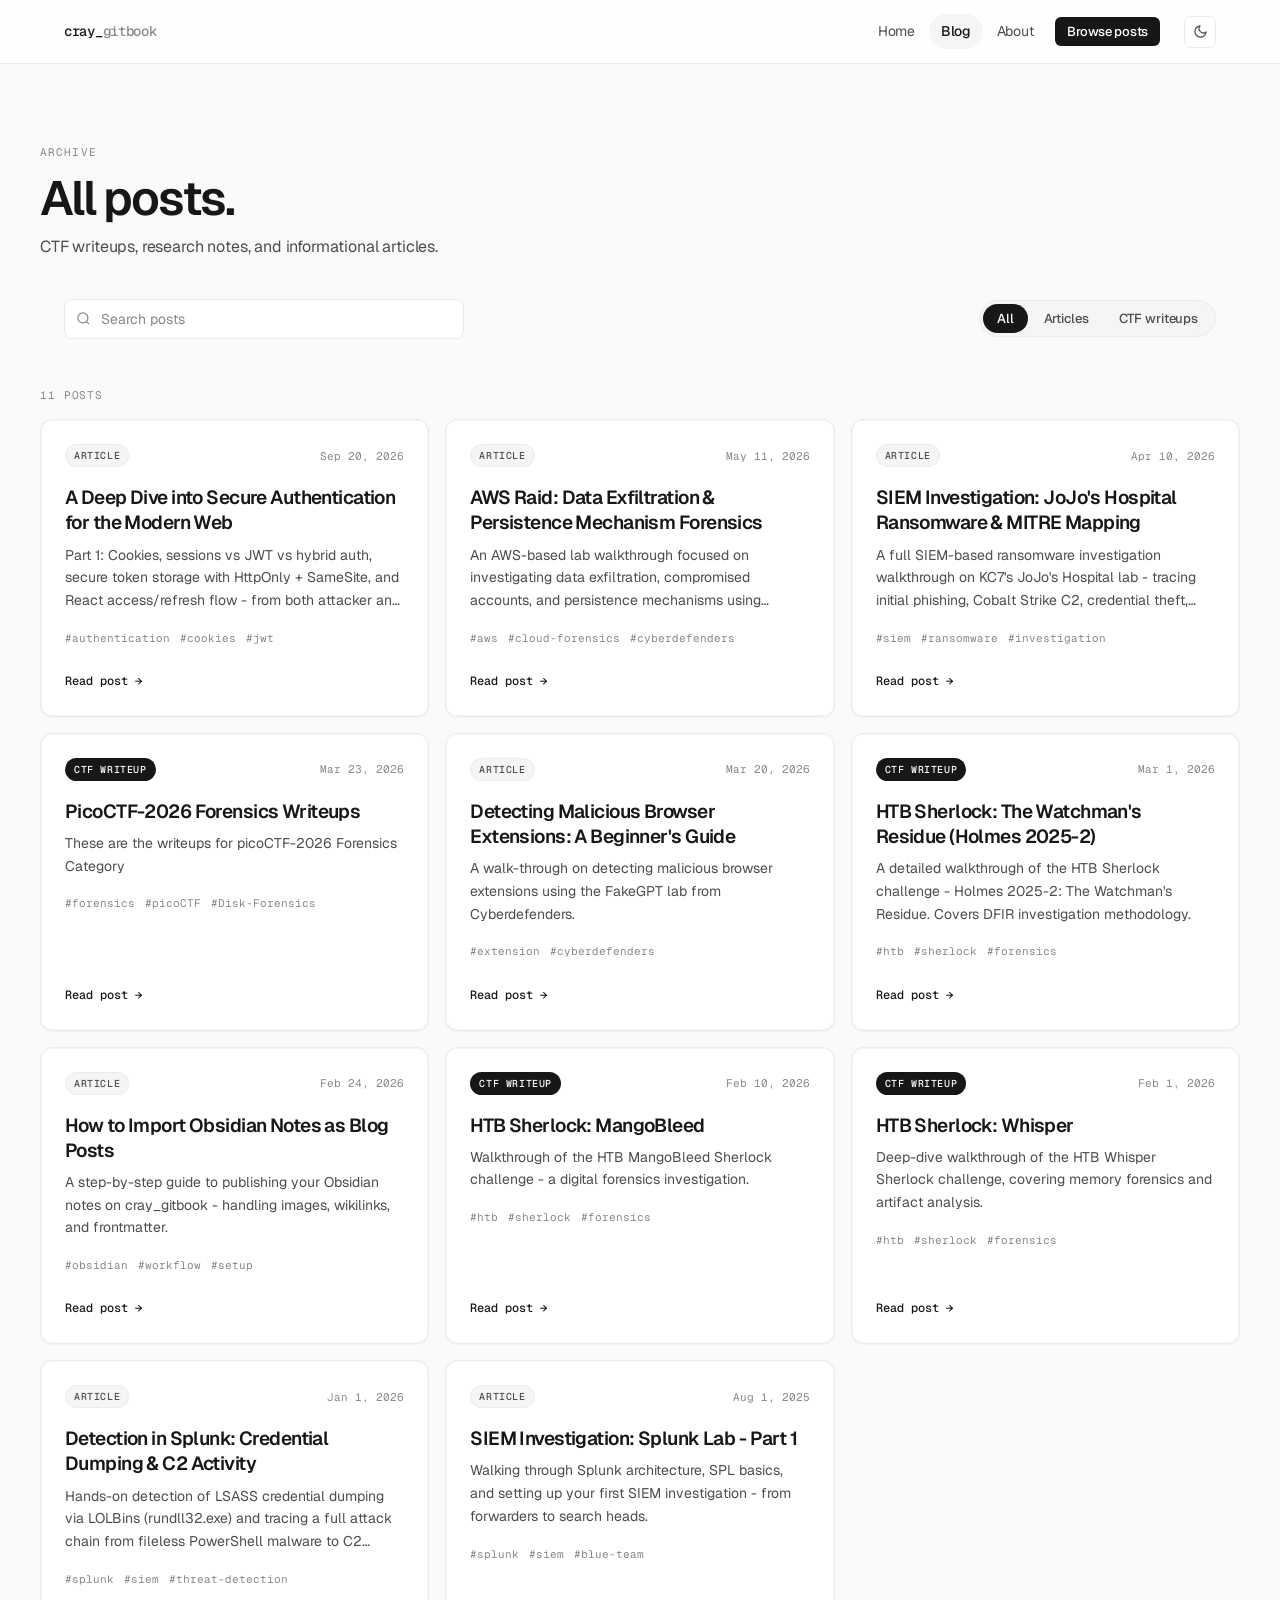
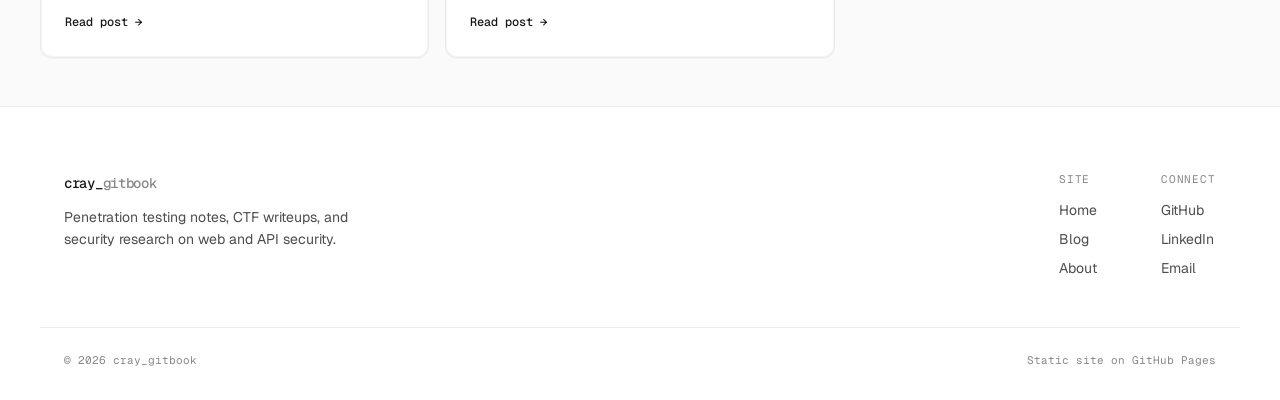
<file: blog.html>
<!DOCTYPE html>
<html lang="en">

<head>
    <meta charset="UTF-8" />
    <meta name="viewport" content="width=device-width, initial-scale=1.0" />
    <title>Blog - cray_gitbook</title>
    <meta name="description" content="All posts - CTF writeups, security research, and informational articles." />
    <script>
        (function () {
            try {
                var t = localStorage.getItem('cg-theme') ||
                    (window.matchMedia('(prefers-color-scheme: dark)').matches ? 'dark' : 'light');
                document.documentElement.setAttribute('data-theme', t);
            } catch (e) { }
        })();
    </script>
    <link rel="preconnect" href="https://fonts.googleapis.com" />
    <link rel="preconnect" href="https://fonts.gstatic.com" crossorigin />
    <link rel="stylesheet" href="css/style.css?v=7" />
</head>

<body>

    <nav class="nav" id="nav">
        <div class="nav-inner">
            <a href="index.html" class="nav-logo">cray_<span>gitbook</span></a>
            <ul class="nav-links" id="navLinks">
                <li><a href="index.html">Home</a></li>
                <li><a href="blog.html" class="active">Blog</a></li>
                <li><a href="about.html">About</a></li>
                <li><a href="blog.html" class="nav-cta">Browse posts</a></li>
            </ul>
            <div style="display:flex; align-items:center; gap:0.5rem;">
                <button class="theme-toggle" id="themeToggle" aria-label="Toggle dark mode" title="Toggle dark mode">
                    <svg class="icon-moon" width="15" height="15" viewBox="0 0 24 24" fill="none" stroke="currentColor"
                        stroke-width="2" stroke-linecap="round" stroke-linejoin="round">
                        <path d="M21 12.79A9 9 0 1 1 11.21 3 7 7 0 0 0 21 12.79z" />
                    </svg>
                    <svg class="icon-sun" width="15" height="15" viewBox="0 0 24 24" fill="none" stroke="currentColor"
                        stroke-width="2" stroke-linecap="round" stroke-linejoin="round">
                        <circle cx="12" cy="12" r="5" />
                        <line x1="12" y1="1" x2="12" y2="3" />
                        <line x1="12" y1="21" x2="12" y2="23" />
                        <line x1="4.22" y1="4.22" x2="5.64" y2="5.64" />
                        <line x1="18.36" y1="18.36" x2="19.78" y2="19.78" />
                        <line x1="1" y1="12" x2="3" y2="12" />
                        <line x1="21" y1="12" x2="23" y2="12" />
                        <line x1="4.22" y1="19.78" x2="5.64" y2="18.36" />
                        <line x1="18.36" y1="5.64" x2="19.78" y2="4.22" />
                    </svg>
                </button>
                <button class="nav-toggle" id="navToggle" aria-label="Toggle menu">
                    <span></span><span></span><span></span>
                </button>
            </div>
        </div>
    </nav>

    <main class="page-wrapper">
        <div class="container page-head">
            <span class="section-eyebrow">Archive</span>
            <h1 class="page-head-title">All posts.</h1>
            <p class="page-head-sub">CTF writeups, research notes, and informational articles.</p>
        </div>

        <div class="container" style="padding-top: 8px;">
            <div class="search-area">
                <div class="search-bar">
                    <svg viewBox="0 0 24 24" fill="none" stroke="currentColor" stroke-width="2">
                        <circle cx="11" cy="11" r="8" />
                        <path d="m21 21-4.35-4.35" />
                    </svg>
                    <input type="text" class="search-input" id="searchInput" placeholder="Search posts"
                        autocomplete="off" />
                </div>
                <div class="filter-tabs" id="filterTabs">
                    <button class="filter-tab active" data-category="all">All</button>
                    <button class="filter-tab" data-category="article">Articles</button>
                    <button class="filter-tab" data-category="ctf">CTF writeups</button>
                </div>
            </div>
        </div>

        <div class="container section-sm">
            <div class="post-count" id="postCount"></div>
            <div class="posts-grid" id="postsGrid">
                <div class="skeleton" style="height:230px; border-radius:12px;"></div>
                <div class="skeleton" style="height:230px; border-radius:12px;"></div>
                <div class="skeleton" style="height:230px; border-radius:12px;"></div>
            </div>
            <div id="emptyState" class="state-box hidden">
                <div class="state-icon">//</div>
                <div class="state-msg">No posts found</div>
                <div class="state-sub">Try a different search term or category.</div>
            </div>
        </div>
    </main>

    <footer class="footer">
        <div class="footer-inner">
            <div class="footer-brand">
                <a href="index.html" class="nav-logo">cray_<span>gitbook</span></a>
                <p>Penetration testing notes, CTF writeups, and security research on web and API security.</p>
            </div>
            <div class="footer-cols">
                <div class="footer-col">
                    <div class="footer-heading">Site</div>
                    <a href="index.html">Home</a>
                    <a href="blog.html">Blog</a>
                    <a href="about.html">About</a>
                </div>
                <div class="footer-col">
                    <div class="footer-heading">Connect</div>
                    <a href="https://github.com/cray4367" target="_blank" rel="noopener">GitHub</a>
                    <a href="https://www.linkedin.com/in/akshat-singh-1311ca/" target="_blank" rel="noopener">LinkedIn</a>
                    <a href="mailto:sghakshat11@gmail.com">Email</a>
                </div>
            </div>
        </div>
        <div class="footer-bottom">
            <span>&copy; 2026 cray_gitbook</span>
            <span>Static site on GitHub Pages</span>
        </div>
    </footer>

    <script src="js/main.js"></script>
    <script>
        document.getElementById('navToggle').addEventListener('click', () =>
            document.getElementById('navLinks').classList.toggle('open'));
        document.addEventListener('click', e => {
            if (!e.target.closest('.nav')) document.getElementById('navLinks').classList.remove('open');
        });
        // Dark Mode
        (function () {
            const root = document.documentElement;
            const THEME_KEY = 'cg-theme';
            function applyTheme(t) { root.setAttribute('data-theme', t); localStorage.setItem(THEME_KEY, t); }
            document.getElementById('themeToggle').addEventListener('click', () => {
                applyTheme(root.getAttribute('data-theme') === 'dark' ? 'light' : 'dark');
            });
        })();
        document.querySelectorAll('.filter-tab').forEach(tab => {
            tab.addEventListener('click', function () {
                document.querySelectorAll('.filter-tab').forEach(t => t.classList.remove('active'));
                this.classList.add('active');
                applyFilters();
            });
        });
        document.getElementById('searchInput').addEventListener('input', applyFilters);
    </script>
    <script src="js/analytics.js"></script>
</body>

</html>
</file>
<file: css/style.css>
/* ============================================================
   cray_gitbook — design system
   Based on the Vercel DESIGN.md language:
   near-white canvas, ink black, hairline borders, mono labels,
   and the mesh gradient as the only decorative colour.
   ============================================================ */

@import url('https://fonts.googleapis.com/css2?family=Geist:wght@400;500;600&family=Geist+Mono:wght@400;500&display=swap');

/* ------------------------------------------------------------
   Tokens — light
   ------------------------------------------------------------ */
:root {
  /* Surfaces */
  --bg-base: #fafafa;
  --bg-surface: #f5f5f5;
  --bg-elevated: #ebebeb;
  --bg-card: #ffffff;
  --bg-hover: #f5f5f5;

  /* Ink */
  --text-primary: #171717;
  --text-secondary: #4d4d4d;
  --text-muted: #888888;
  --text-inverse: #ffffff;

  /* Action */
  --accent: #171717;
  --accent-hover: #000000;
  --accent-2: #0070f3;
  --accent-3: #7928ca;
  --accent-muted: #f5f5f5;
  --accent-border: #ebebeb;
  --gradient: linear-gradient(90deg, #007cf0, #00dfd8, #7928ca, #ff0080, #f9cb28);
  --gradient-soft: linear-gradient(135deg, rgba(0, 124, 240, 0.08), rgba(255, 0, 128, 0.08));
  --glow: none;

  /* Semantics */
  --green: #16a34a;
  --amber: #b45309;
  --red: #ee0000;
  --violet: #7928ca;
  --link: #0070f3;
  --link-hover: #0761d1;
  --selection-bg: #171717;
  --selection-fg: #f2f2f2;

  /* Lines */
  --border: #ebebeb;
  --border-strong: #d4d4d4;
  --border-accent: #d4d4d4;

  /* Type */
  --font-body: 'Geist', 'Inter', system-ui, -apple-system, 'Segoe UI', sans-serif;
  --font-serif: 'Geist', 'Inter', system-ui, sans-serif;
  --font-mono: 'Geist Mono', ui-monospace, SFMono-Regular, Menlo, Monaco, monospace;

  /* Layout */
  --nav-h: 64px;
  --max-w: 1200px;
  --radius: 8px;
  --radius-lg: 12px;
  --radius-xl: 16px;
  --pill: 100px;

  /* Motion */
  --t: all 0.18s cubic-bezier(0.4, 0, 0.2, 1);

  /* Elevation — stacked small offsets + inset hairline */
  --shadow-sm: 0 0 0 1px rgba(0, 0, 0, 0.04) inset, 0 1px 1px rgba(0, 0, 0, 0.03);
  --shadow-md: 0 0 0 1px rgba(0, 0, 0, 0.04) inset, 0 1px 1px rgba(0, 0, 0, 0.02), 0 2px 2px rgba(0, 0, 0, 0.04);
  --shadow-lg: 0 0 0 1px rgba(0, 0, 0, 0.04) inset, 0 2px 2px rgba(0, 0, 0, 0.04), 0 8px 16px -4px rgba(0, 0, 0, 0.04);
  --shadow-xl: 0 0 0 1px rgba(0, 0, 0, 0.04) inset, 0 1px 1px rgba(0, 0, 0, 0.02), 0 8px 16px -4px rgba(0, 0, 0, 0.04), 0 24px 32px -8px rgba(0, 0, 0, 0.06);
}

/* ------------------------------------------------------------
   Tokens — dark
   ------------------------------------------------------------ */
[data-theme="dark"] {
  --bg-base: #000000;
  --bg-surface: #0a0a0a;
  --bg-elevated: #111111;
  --bg-card: #0a0a0a;
  --bg-hover: #141414;

  --text-primary: #ededed;
  --text-secondary: #a1a1a1;
  --text-muted: #6f6f6f;
  --text-inverse: #000000;

  --accent: #ededed;
  --accent-hover: #ffffff;
  --accent-2: #3291ff;
  --accent-3: #a855f7;
  --accent-muted: #141414;
  --accent-border: #262626;
  --gradient: linear-gradient(90deg, #007cf0, #00dfd8, #7928ca, #ff0080, #f9cb28);
  --gradient-soft: linear-gradient(135deg, rgba(0, 124, 240, 0.12), rgba(255, 0, 128, 0.12));
  --glow: none;

  --green: #4ade80;
  --amber: #f5a623;
  --red: #ff4d4d;
  --violet: #a855f7;
  --link: #3291ff;
  --link-hover: #66b1ff;
  --selection-bg: #ededed;
  --selection-fg: #000000;

  --border: #262626;
  --border-strong: #3a3a3a;
  --border-accent: #3a3a3a;

  --shadow-sm: 0 0 0 1px rgba(255, 255, 255, 0.04) inset, 0 1px 1px rgba(0, 0, 0, 0.4);
  --shadow-md: 0 0 0 1px rgba(255, 255, 255, 0.04) inset, 0 2px 2px rgba(0, 0, 0, 0.4), 0 4px 8px -2px rgba(0, 0, 0, 0.5);
  --shadow-lg: 0 0 0 1px rgba(255, 255, 255, 0.05) inset, 0 2px 2px rgba(0, 0, 0, 0.4), 0 8px 16px -4px rgba(0, 0, 0, 0.5);
  --shadow-xl: 0 0 0 1px rgba(255, 255, 255, 0.05) inset, 0 8px 16px -4px rgba(0, 0, 0, 0.5), 0 24px 32px -8px rgba(0, 0, 0, 0.6);
}

/* ------------------------------------------------------------
   Reset
   ------------------------------------------------------------ */
*,
*::before,
*::after {
  box-sizing: border-box;
  margin: 0;
  padding: 0;
}

html {
  scroll-behavior: smooth;
  overflow-x: hidden;
  max-width: 100vw;
}

body {
  background: var(--bg-base);
  color: var(--text-primary);
  font-family: var(--font-body);
  font-size: 16px;
  line-height: 1.5;
  -webkit-font-smoothing: antialiased;
  -moz-osx-font-smoothing: grayscale;
  min-height: 100vh;
  display: flex;
  flex-direction: column;
  overflow-x: hidden;
  max-width: 100vw;
}

a {
  color: inherit;
  text-decoration: none;
}

img {
  max-width: 100%;
  display: block;
}

button {
  font-family: inherit;
  cursor: pointer;
  background: none;
  border: none;
  color: inherit;
}

::selection {
  background: var(--selection-bg);
  color: var(--selection-fg);
}

:focus-visible {
  outline: 2px solid var(--text-primary);
  outline-offset: 2px;
}

/* ------------------------------------------------------------
   Navigation
   ------------------------------------------------------------ */
.nav {
  position: fixed;
  top: 0;
  left: 0;
  right: 0;
  height: var(--nav-h);
  z-index: 100;
  background: color-mix(in srgb, var(--bg-card) 82%, transparent);
  -webkit-backdrop-filter: saturate(180%) blur(14px);
  backdrop-filter: saturate(180%) blur(14px);
  border-bottom: 1px solid var(--border);
}

.nav-inner {
  max-width: var(--max-w);
  margin: 0 auto;
  height: 100%;
  padding: 0 24px;
  display: flex;
  align-items: center;
  justify-content: space-between;
  gap: 24px;
}

.nav-logo {
  font-family: var(--font-mono);
  font-size: 14px;
  font-weight: 500;
  letter-spacing: -0.02em;
  color: var(--text-primary);
  white-space: nowrap;
}

.nav-logo span {
  color: var(--text-muted);
}

.nav-links {
  display: flex;
  align-items: center;
  gap: 2px;
  list-style: none;
  margin-left: auto;
}

.nav-links a {
  display: block;
  padding: 7px 12px;
  font-size: 14px;
  font-weight: 400;
  letter-spacing: -0.28px;
  color: var(--text-secondary);
  border-radius: var(--pill);
  transition: var(--t);
}

.nav-links a:hover {
  color: var(--text-primary);
  background: var(--bg-surface);
}

.nav-links a.active {
  color: var(--text-primary);
  font-weight: 500;
  background: var(--bg-surface);
}

.nav-cta {
  margin-left: 8px;
  background: var(--text-primary) !important;
  color: var(--text-inverse) !important;
  font-weight: 500 !important;
  font-size: 13px !important;
  padding: 7px 12px !important;
  border-radius: 6px !important;
  line-height: 1.2;
}

.nav-cta:hover {
  background: var(--text-primary) !important;
  opacity: 0.86;
}

.theme-toggle {
  display: flex;
  align-items: center;
  justify-content: center;
  width: 32px;
  height: 32px;
  border-radius: 6px;
  border: 1px solid var(--border);
  background: var(--bg-card);
  color: var(--text-secondary);
  transition: var(--t);
  flex-shrink: 0;
}

.theme-toggle:hover {
  color: var(--text-primary);
  border-color: var(--border-strong);
  background: var(--bg-surface);
}

.theme-toggle .icon-moon {
  display: block;
}

.theme-toggle .icon-sun {
  display: none;
}

[data-theme="dark"] .theme-toggle .icon-moon {
  display: none;
}

[data-theme="dark"] .theme-toggle .icon-sun {
  display: block;
}

.nav-toggle {
  display: none;
  flex-direction: column;
  justify-content: center;
  align-items: center;
  gap: 5px;
  min-width: 40px;
  min-height: 40px;
  border-radius: 6px;
  transition: var(--t);
}

.nav-toggle:hover {
  background: var(--bg-surface);
}

.nav-toggle span {
  display: block;
  width: 18px;
  height: 1.5px;
  background: var(--text-primary);
  border-radius: 2px;
  transition: var(--t);
}

/* ------------------------------------------------------------
   Layout
   ------------------------------------------------------------ */
.container {
  max-width: var(--max-w);
  margin: 0 auto;
  padding: 0 24px;
}

.page-wrapper {
  padding-top: var(--nav-h);
  flex: 1;
}

.section {
  padding: 96px 0;
}

.section-sm {
  padding: 48px 0;
}

.section-eyebrow {
  display: block;
  font-family: var(--font-mono);
  font-size: 11px;
  font-weight: 400;
  letter-spacing: 0.1em;
  text-transform: uppercase;
  color: var(--text-muted);
  margin-bottom: 12px;
}

.section-title {
  font-size: clamp(1.75rem, 3vw, 2rem);
  font-weight: 600;
  color: var(--text-primary);
  letter-spacing: -0.035em;
  line-height: 1.15;
  margin-bottom: 10px;
}

.section-sub {
  font-size: 16px;
  color: var(--text-secondary);
  letter-spacing: -0.01em;
  max-width: 620px;
}

.section-header-row {
  display: flex;
  align-items: flex-end;
  justify-content: space-between;
  gap: 24px;
  flex-wrap: wrap;
  margin-bottom: 32px;
}

.page-head {
  padding: 80px 0 32px;
}

.page-head-title {
  font-size: clamp(2.25rem, 4.5vw, 3rem);
  font-weight: 600;
  letter-spacing: -0.045em;
  line-height: 1.05;
  color: var(--text-primary);
  margin-bottom: 12px;
}

.page-head-sub {
  font-size: 16px;
  color: var(--text-secondary);
  letter-spacing: -0.01em;
  max-width: 560px;
}

.post-count {
  font-family: var(--font-mono);
  font-size: 11px;
  letter-spacing: 0.08em;
  text-transform: uppercase;
  color: var(--text-muted);
  margin-bottom: 16px;
}

/* ------------------------------------------------------------
   Hero
   ------------------------------------------------------------ */
.hero {
  position: relative;
  overflow: hidden;
  padding: 152px 0 88px;
  text-align: center;
  background: var(--bg-card);
  border-bottom: 1px solid var(--border);
}

.hero-mesh {
  position: absolute;
  top: -360px;
  left: 50%;
  transform: translateX(-50%);
  width: 1500px;
  height: 900px;
  pointer-events: none;
  background:
    radial-gradient(30% 38% at 18% 45%, rgba(0, 124, 240, 0.72), transparent 70%),
    radial-gradient(26% 34% at 38% 28%, rgba(0, 223, 216, 0.62), transparent 70%),
    radial-gradient(28% 38% at 58% 40%, rgba(121, 40, 202, 0.62), transparent 70%),
    radial-gradient(24% 32% at 76% 26%, rgba(255, 0, 128, 0.48), transparent 70%),
    radial-gradient(24% 32% at 88% 50%, rgba(249, 203, 40, 0.4), transparent 70%);
  filter: blur(70px) saturate(1.1);
  opacity: 0.62;
  -webkit-mask-image: linear-gradient(to bottom, #000 0%, rgba(0, 0, 0, 0.6) 55%, transparent 92%);
  mask-image: linear-gradient(to bottom, #000 0%, rgba(0, 0, 0, 0.6) 55%, transparent 92%);
}

[data-theme="dark"] .hero-mesh {
  opacity: 0.3;
  filter: blur(80px) saturate(1.15);
  background:
    radial-gradient(30% 38% at 18% 45%, rgba(0, 124, 240, 0.85), transparent 70%),
    radial-gradient(26% 34% at 38% 28%, rgba(0, 223, 216, 0.5), transparent 70%),
    radial-gradient(28% 38% at 58% 40%, rgba(121, 40, 202, 0.7), transparent 70%),
    radial-gradient(24% 32% at 78% 30%, rgba(255, 0, 128, 0.55), transparent 70%);
}

.hero-inner {
  position: relative;
  z-index: 1;
  max-width: 840px;
  margin: 0 auto;
  padding: 0 24px;
  display: flex;
  flex-direction: column;
  align-items: center;
}

.hero-label {
  display: inline-flex;
  align-items: center;
  gap: 8px;
  font-family: var(--font-mono);
  font-size: 11px;
  letter-spacing: 0.08em;
  text-transform: uppercase;
  color: var(--text-secondary);
  background: color-mix(in srgb, var(--bg-card) 70%, transparent);
  border: 1px solid var(--border);
  border-radius: var(--pill);
  padding: 5px 12px;
  margin-bottom: 28px;
  -webkit-backdrop-filter: blur(8px);
  backdrop-filter: blur(8px);
}

.hero-label::before {
  content: '';
  width: 5px;
  height: 5px;
  border-radius: 50%;
  background: var(--green);
  box-shadow: 0 0 0 3px color-mix(in srgb, var(--green) 16%, transparent);
}

.hero-title {
  font-size: clamp(2.65rem, 6.2vw, 4.25rem);
  font-weight: 600;
  line-height: 1.02;
  letter-spacing: -0.05em;
  color: var(--text-primary);
  margin-bottom: 24px;
  text-wrap: balance;
}

.hero-title .accent {
  color: var(--text-primary);
}

.hero-desc {
  font-size: 18px;
  line-height: 1.65;
  letter-spacing: -0.01em;
  color: var(--text-secondary);
  max-width: 600px;
  margin: 0 auto 32px;
}

.hero-actions {
  display: flex;
  align-items: center;
  justify-content: center;
  gap: 12px;
  flex-wrap: wrap;
}

.hero-meta {
  display: flex;
  align-items: stretch;
  justify-content: center;
  margin-top: 64px;
  padding-top: 32px;
  border-top: 1px solid var(--border);
  width: 100%;
  max-width: 520px;
}

.hero-meta-item {
  flex: 1;
  padding: 0 24px;
  text-align: center;
  border-left: 1px solid var(--border);
}

.hero-meta-item:first-child {
  border-left: none;
}

.hero-meta-num {
  font-family: var(--font-mono);
  font-size: 24px;
  font-weight: 500;
  line-height: 1.2;
  color: var(--text-primary);
  letter-spacing: -0.04em;
}

.hero-meta-label {
  font-family: var(--font-mono);
  font-size: 11px;
  letter-spacing: 0.06em;
  text-transform: uppercase;
  color: var(--text-muted);
  margin-top: 6px;
}

/* ------------------------------------------------------------
   Buttons
   ------------------------------------------------------------ */
.btn {
  display: inline-flex;
  align-items: center;
  justify-content: center;
  gap: 8px;
  height: 44px;
  padding: 0 22px;
  font-size: 15px;
  font-weight: 500;
  letter-spacing: -0.01em;
  border-radius: var(--pill);
  border: 1px solid transparent;
  transition: var(--t);
  white-space: nowrap;
}

.btn-primary {
  background: var(--text-primary);
  color: var(--text-inverse);
  border-color: var(--text-primary);
}

.btn-primary:hover {
  opacity: 0.86;
  transform: translateY(-1px);
}

.btn-secondary {
  background: var(--bg-card);
  color: var(--text-primary);
  border-color: var(--border);
  box-shadow: var(--shadow-sm);
}

.btn-secondary:hover {
  background: var(--bg-surface);
  border-color: var(--border-strong);
}

.btn-ghost {
  height: auto;
  padding: 0;
  border: none;
  border-radius: 0;
  background: none;
  color: var(--text-primary);
  font-size: 14px;
  font-weight: 500;
}

.btn-ghost:hover {
  color: var(--link);
}

/* ------------------------------------------------------------
   Post grid & cards
   ------------------------------------------------------------ */
.posts-grid {
  display: grid;
  grid-template-columns: repeat(3, minmax(0, 1fr));
  gap: 16px;
}

.post-card {
  display: flex;
  flex-direction: column;
  background: var(--bg-card);
  border: 1px solid var(--border);
  border-radius: var(--radius-lg);
  padding: 24px;
  cursor: pointer;
  box-shadow: var(--shadow-sm);
  transition: var(--t);
}

.post-card:hover {
  border-color: var(--border-strong);
  box-shadow: var(--shadow-md);
  transform: translateY(-2px);
}

.post-card-meta {
  display: flex;
  align-items: center;
  justify-content: space-between;
  gap: 12px;
  margin-bottom: 18px;
}

.post-card-date {
  font-family: var(--font-mono);
  font-size: 11px;
  color: var(--text-muted);
  white-space: nowrap;
}

.post-card-title {
  font-size: 19px;
  font-weight: 600;
  line-height: 1.32;
  letter-spacing: -0.03em;
  color: var(--text-primary);
  margin-bottom: 8px;
}

.post-card-desc {
  font-size: 14px;
  line-height: 1.62;
  color: var(--text-secondary);
  display: -webkit-box;
  -webkit-line-clamp: 3;
  -webkit-box-orient: vertical;
  overflow: hidden;
}

.post-card-tags {
  display: flex;
  flex-wrap: wrap;
  gap: 4px 10px;
  margin-top: 18px;
}

.post-card-footer {
  margin-top: auto;
  padding-top: 22px;
}

.read-link {
  font-family: var(--font-mono);
  font-size: 12px;
  font-weight: 500;
  color: var(--text-primary);
  display: inline-flex;
  align-items: center;
  gap: 4px;
  transition: var(--t);
}

.post-card:hover .read-link {
  gap: 8px;
  color: var(--link);
}

/* Badges & tags */
.badge {
  display: inline-flex;
  align-items: center;
  font-family: var(--font-mono);
  font-size: 10px;
  font-weight: 500;
  letter-spacing: 0.06em;
  text-transform: uppercase;
  padding: 3px 8px;
  border-radius: var(--pill);
  border: 1px solid transparent;
  white-space: nowrap;
}

.badge-article {
  background: var(--bg-surface);
  color: var(--text-secondary);
  border-color: var(--border);
}

.badge-ctf {
  background: var(--text-primary);
  color: var(--text-inverse);
}

.tag {
  font-family: var(--font-mono);
  font-size: 11px;
  color: var(--text-muted);
  transition: var(--t);
}

.tag:hover {
  color: var(--text-primary);
}

/* ------------------------------------------------------------
   Search & filters
   ------------------------------------------------------------ */
.search-area {
  display: flex;
  align-items: center;
  justify-content: space-between;
  gap: 16px;
  flex-wrap: wrap;
}

.search-bar {
  position: relative;
  flex: 1 1 280px;
  max-width: 400px;
  display: flex;
  align-items: center;
}

.search-bar svg {
  position: absolute;
  left: 12px;
  width: 15px;
  height: 15px;
  color: var(--text-muted);
  pointer-events: none;
}

.search-input {
  width: 100%;
  height: 40px;
  padding: 0 12px 0 36px;
  font-family: var(--font-body);
  font-size: 14px;
  color: var(--text-primary);
  background: var(--bg-card);
  border: 1px solid var(--border);
  border-radius: var(--radius);
  transition: var(--t);
  outline: none;
}

.search-input::placeholder {
  color: var(--text-muted);
}

.search-input:focus {
  border-color: var(--text-primary);
  box-shadow: 0 0 0 3px color-mix(in srgb, var(--text-primary) 10%, transparent);
}

.filter-tabs {
  display: flex;
  align-items: center;
  gap: 2px;
  padding: 3px;
  background: var(--bg-surface);
  border: 1px solid var(--border);
  border-radius: var(--pill);
}

.filter-tab {
  font-size: 13px;
  font-weight: 500;
  letter-spacing: -0.01em;
  color: var(--text-secondary);
  padding: 6px 14px;
  border-radius: var(--pill);
  transition: var(--t);
  white-space: nowrap;
}

.filter-tab:hover {
  color: var(--text-primary);
}

.filter-tab.active {
  background: var(--text-primary);
  color: var(--text-inverse);
}

/* ------------------------------------------------------------
   Skills, chips, projects
   ------------------------------------------------------------ */
.skills-grid {
  display: grid;
  grid-template-columns: repeat(4, minmax(0, 1fr));
  gap: 12px;
}

.skill-card {
  background: var(--bg-card);
  border: 1px solid var(--border);
  border-radius: var(--radius-lg);
  padding: 20px;
  transition: var(--t);
}

.skill-card:hover {
  border-color: var(--border-strong);
  box-shadow: var(--shadow-md);
}

.skill-icon {
  display: flex;
  align-items: center;
  justify-content: center;
  width: 34px;
  height: 34px;
  margin-bottom: 16px;
  border: 1px solid var(--border);
  border-radius: 6px;
  background: var(--bg-surface);
  color: var(--text-primary);
}

.skill-icon svg {
  width: 17px;
  height: 17px;
}

.skill-name {
  font-size: 14px;
  font-weight: 500;
  letter-spacing: -0.02em;
  color: var(--text-primary);
  margin-bottom: 4px;
}

.skill-desc {
  font-size: 13px;
  line-height: 1.5;
  color: var(--text-muted);
}

.chips {
  display: flex;
  flex-wrap: wrap;
  gap: 8px;
}

.chip {
  font-family: var(--font-mono);
  font-size: 11px;
  letter-spacing: 0.01em;
  color: var(--text-secondary);
  background: var(--bg-card);
  border: 1px solid var(--border);
  border-radius: var(--pill);
  padding: 5px 10px;
  transition: var(--t);
}

.chip:hover {
  color: var(--text-primary);
  border-color: var(--border-strong);
}

.projects-grid {
  display: grid;
  grid-template-columns: repeat(auto-fill, minmax(280px, 1fr));
  gap: 16px;
}

.project-card {
  background: var(--bg-card);
  border: 1px solid var(--border);
  border-radius: var(--radius-lg);
  padding: 24px;
  transition: var(--t);
}

.project-card:hover {
  border-color: var(--border-strong);
  box-shadow: var(--shadow-md);
}

.project-title {
  font-size: 16px;
  font-weight: 600;
  letter-spacing: -0.02em;
  color: var(--text-primary);
  margin-bottom: 8px;
}

.project-desc {
  font-size: 14px;
  line-height: 1.6;
  color: var(--text-secondary);
  margin-bottom: 16px;
}

.project-links {
  display: flex;
  gap: 16px;
}

.project-link {
  font-family: var(--font-mono);
  font-size: 12px;
  color: var(--text-primary);
  border-bottom: 1px solid transparent;
  transition: var(--t);
}

.project-link:hover {
  border-color: var(--text-primary);
}

/* ------------------------------------------------------------
   Dark band (about snapshot)
   ------------------------------------------------------------ */
.band-dark {
  background: #171717;
  border-top: none;
  border-bottom: none;
  color: #ededed;
}

[data-theme="dark"] .band-dark {
  background: #0f0f0f;
  border-top: 1px solid var(--border);
  border-bottom: 1px solid var(--border);
}

.band-dark .section-eyebrow,
.band-dark .section-sub {
  color: #a1a1a1;
}

.band-dark .section-title {
  color: #ffffff;
}

.band-dark p {
  color: #a1a1a1 !important;
}

.band-dark .chip {
  background: #1f1f1f;
  border-color: #333333;
  color: #d4d4d4;
}

.band-dark .chip:hover {
  color: #ffffff;
  border-color: #555555;
}

.band-dark .skill-card {
  background: #1a1a1a;
  border-color: #2e2e2e;
}

.band-dark .skill-card:hover {
  border-color: #444444;
  box-shadow: none;
}

.band-dark .skill-icon {
  background: #111111;
  border-color: #2e2e2e;
  color: #ededed;
}

.band-dark .skill-name {
  color: #ededed;
}

.band-dark .skill-desc {
  color: #888888;
}

.band-dark .btn-secondary {
  background: transparent;
  color: #ededed;
  border-color: #3a3a3a;
  box-shadow: none;
}

.band-dark .btn-secondary:hover {
  background: #1f1f1f;
  border-color: #555555;
}

.about-snapshot-grid {
  display: grid;
  grid-template-columns: 1.1fr 1fr;
  gap: 64px;
  align-items: center;
}

/* ------------------------------------------------------------
   Post page
   ------------------------------------------------------------ */
.post-layout {
  display: grid;
  grid-template-columns: minmax(0, 1fr) 280px;
  gap: 64px;
  align-items: start;
  max-width: var(--max-w);
  margin: 0 auto;
  padding: 56px 24px 96px;
}

.post-layout main {
  min-width: 0;
  max-width: 760px;
}

.back-btn {
  display: inline-flex;
  align-items: center;
  font-family: var(--font-mono);
  font-size: 12px;
  color: var(--text-secondary);
  margin-bottom: 32px;
  transition: var(--t);
}

.back-btn:hover {
  color: var(--text-primary);
}

.post-header {
  padding-bottom: 32px;
  margin-bottom: 40px;
  border-bottom: 1px solid var(--border);
}

.post-meta-row {
  display: flex;
  align-items: center;
  flex-wrap: wrap;
  gap: 8px;
}

.post-title {
  font-size: clamp(2rem, 4vw, 3rem);
  font-weight: 600;
  line-height: 1.08;
  letter-spacing: -0.045em;
  color: var(--text-primary);
  margin: 20px 0 20px;
  text-wrap: balance;
}

.post-date {
  font-family: var(--font-mono);
  font-size: 12px;
  color: var(--text-muted);
}

/* Article body */
.post-content {
  font-size: 17px;
  line-height: 1.75;
  color: var(--text-secondary);
  letter-spacing: -0.005em;
}

.post-content h1,
.post-content h2,
.post-content h3,
.post-content h4 {
  color: var(--text-primary);
  font-weight: 600;
  letter-spacing: -0.03em;
  line-height: 1.25;
  scroll-margin-top: calc(var(--nav-h) + 24px);
}

.post-content h1 {
  font-size: 32px;
  margin: 0 0 20px;
}

.post-content h2 {
  font-size: 26px;
  margin: 48px 0 16px;
  padding-top: 8px;
}

.post-content h3 {
  font-size: 20px;
  margin: 36px 0 12px;
}

.post-content h4 {
  font-size: 17px;
  margin: 28px 0 10px;
}

.post-content p {
  margin: 0 0 20px;
}

.post-content a {
  color: var(--link);
  text-decoration: underline;
  text-decoration-thickness: 1px;
  text-underline-offset: 3px;
  transition: color 0.15s ease;
}

.post-content a:hover {
  color: var(--link-hover);
}

.post-content strong {
  font-weight: 600;
  color: var(--text-primary);
}

.post-content ul,
.post-content ol {
  margin: 0 0 20px;
  padding-left: 24px;
}

.post-content li {
  margin-bottom: 6px;
}

.post-content li::marker {
  color: var(--text-muted);
}

.post-content blockquote {
  margin: 28px 0;
  padding: 4px 0 4px 20px;
  border-left: 2px solid var(--text-primary);
  color: var(--text-secondary);
  font-size: 18px;
}

.post-content blockquote p:last-child {
  margin-bottom: 0;
}

.post-content code {
  font-family: var(--font-mono);
  font-size: 13px;
  background: var(--bg-surface);
  border: 1px solid var(--border);
  border-radius: 4px;
  padding: 2px 5px;
  color: var(--text-primary);
}

.post-content pre {
  background: #0a0a0a;
  border: 1px solid #262626;
  border-radius: var(--radius-lg);
  padding: 20px;
  overflow-x: auto;
  margin: 28px 0;
  line-height: 1.7;
}

[data-theme="dark"] .post-content pre {
  background: #0a0a0a;
  border-color: #262626;
}

.post-content pre code {
  background: none;
  border: none;
  padding: 0;
  color: #ededed;
  font-size: 13px;
  line-height: 1.7;
}

.post-content img {
  max-width: 100%;
  height: auto;
  border-radius: var(--radius-lg);
  border: 1px solid var(--border);
  margin: 28px 0;
  box-shadow: none;
}

.post-content table {
  width: 100%;
  border-collapse: collapse;
  margin: 28px 0;
  font-size: 14px;
}

.post-content th {
  font-family: var(--font-mono);
  font-size: 11px;
  font-weight: 500;
  letter-spacing: 0.06em;
  text-transform: uppercase;
  text-align: left;
  color: var(--text-secondary);
  background: var(--bg-surface);
  padding: 10px 12px;
  border-bottom: 1px solid var(--border-strong);
  white-space: nowrap;
}

.post-content td {
  padding: 10px 12px;
  border-bottom: 1px solid var(--border);
  color: var(--text-secondary);
}

.post-content tr:last-child td {
  border-bottom: none;
}

.post-content hr {
  border: none;
  border-top: 1px solid var(--border);
  margin: 44px 0;
}

/* Sidebar */
.side-widget {
  position: sticky;
  top: calc(var(--nav-h) + 24px);
}

.widget-card {
  background: var(--bg-card);
  border: 1px solid var(--border);
  border-radius: var(--radius-lg);
  padding: 20px;
  box-shadow: var(--shadow-sm);
}

.widget-label {
  font-family: var(--font-mono);
  font-size: 11px;
  letter-spacing: 0.08em;
  text-transform: uppercase;
  color: var(--text-muted);
  padding-bottom: 12px;
  border-bottom: 1px solid var(--border);
}

.widget-content {
  display: flex;
  flex-direction: column;
}

.recent-post-item {
  display: block;
  padding: 14px 0;
  border-bottom: 1px solid var(--border);
  transition: var(--t);
}

.recent-post-item:last-child {
  border-bottom: none;
  padding-bottom: 0;
}

.recent-post-meta {
  font-family: var(--font-mono);
  font-size: 10px;
  color: var(--text-muted);
  margin-bottom: 4px;
}

.recent-post-title {
  font-size: 13px;
  font-weight: 500;
  line-height: 1.45;
  letter-spacing: -0.01em;
  color: var(--text-secondary);
  transition: color 0.15s ease;
}

.recent-post-item:hover .recent-post-title {
  color: var(--text-primary);
}

/* ------------------------------------------------------------
   Portfolio legacy blocks (still used on about page)
   ------------------------------------------------------------ */
.about-hero {
  padding: 96px 0 56px;
  border-bottom: 1px solid var(--border);
}

.about-avatar {
  width: 72px;
  height: 72px;
  display: flex;
  align-items: center;
  justify-content: center;
  font-size: 30px;
  border: 1px solid var(--border);
  border-radius: var(--radius-lg);
  background: var(--bg-surface);
  filter: grayscale(1);
  margin-bottom: 20px;
}

.about-name {
  font-size: 40px;
  font-weight: 600;
  letter-spacing: -0.04em;
  color: var(--text-primary);
  margin-bottom: 6px;
}

.about-handle {
  font-family: var(--font-mono);
  font-size: 12px;
  color: var(--text-muted);
  margin-bottom: 20px;
}

.about-bio {
  font-size: 17px;
  line-height: 1.7;
  color: var(--text-secondary);
  max-width: 640px;
  margin-bottom: 24px;
}

.contact-row {
  display: flex;
  flex-wrap: wrap;
  gap: 8px;
}

.contact-link {
  font-size: 13px;
  font-weight: 500;
  color: var(--text-secondary);
  border: 1px solid var(--border);
  border-radius: 6px;
  padding: 7px 12px;
  background: var(--bg-card);
  transition: var(--t);
}

.contact-link:hover {
  color: var(--text-primary);
  border-color: var(--border-strong);
  background: var(--bg-surface);
}

.timeline {
  display: flex;
  flex-direction: column;
}

.timeline-item {
  padding: 24px 0 24px 24px;
  border-left: 1px solid var(--border);
  position: relative;
}

.timeline-item::before {
  content: '';
  position: absolute;
  left: -4px;
  top: 32px;
  width: 7px;
  height: 7px;
  border-radius: 50%;
  background: var(--text-primary);
}

.timeline-date {
  font-family: var(--font-mono);
  font-size: 11px;
  color: var(--text-muted);
  margin-bottom: 4px;
}

.timeline-title {
  font-size: 16px;
  font-weight: 600;
  letter-spacing: -0.02em;
  color: var(--text-primary);
  margin-bottom: 4px;
}

.timeline-sub {
  font-size: 14px;
  color: var(--text-secondary);
  line-height: 1.6;
}

.divider {
  border: none;
  border-top: 1px solid var(--border);
  margin: 48px 0;
}

/* ------------------------------------------------------------
   States
   ------------------------------------------------------------ */
.state-box {
  display: flex;
  flex-direction: column;
  align-items: center;
  justify-content: center;
  text-align: center;
  padding: 56px 24px;
  border: 1px dashed var(--border-strong);
  border-radius: var(--radius-lg);
  background: var(--bg-card);
  grid-column: 1 / -1;
}

.state-box .state-icon {
  font-family: var(--font-mono);
  font-size: 20px;
  color: var(--text-muted);
  margin-bottom: 12px;
  filter: grayscale(1);
}

.state-box .state-msg {
  font-size: 16px;
  font-weight: 500;
  color: var(--text-primary);
  margin-bottom: 4px;
}

.state-box .state-sub {
  font-size: 14px;
  color: var(--text-secondary);
}

.skeleton {
  background: linear-gradient(90deg, var(--bg-surface) 25%, var(--bg-elevated) 37%, var(--bg-surface) 63%);
  background-size: 400% 100%;
  animation: skeleton 1.4s ease infinite;
}

@keyframes skeleton {
  0% {
    background-position: 100% 50%;
  }

  100% {
    background-position: 0 50%;
  }
}

/* ------------------------------------------------------------
   Footer
   ------------------------------------------------------------ */
.footer {
  border-top: 1px solid var(--border);
  background: var(--bg-card);
  padding: 64px 0 32px;
}

.footer-inner {
  max-width: var(--max-w);
  margin: 0 auto;
  padding: 0 24px;
  display: grid;
  grid-template-columns: 1.4fr 1fr;
  gap: 48px;
}

.footer-brand .nav-logo {
  display: inline-block;
  font-size: 14px;
  margin-bottom: 12px;
}

.footer-brand p {
  font-size: 14px;
  line-height: 1.6;
  color: var(--text-secondary);
  max-width: 300px;
}

.footer-cols {
  display: flex;
  gap: 64px;
  justify-content: flex-end;
}

.footer-col {
  display: flex;
  flex-direction: column;
  gap: 8px;
}

.footer-heading {
  font-family: var(--font-mono);
  font-size: 11px;
  letter-spacing: 0.08em;
  text-transform: uppercase;
  color: var(--text-muted);
  margin-bottom: 4px;
}

.footer-col a {
  font-size: 14px;
  color: var(--text-secondary);
  transition: var(--t);
  width: fit-content;
}

.footer-col a:hover {
  color: var(--text-primary);
}

.footer-bottom {
  max-width: var(--max-w);
  margin: 48px auto 0;
  padding: 24px 24px 0;
  border-top: 1px solid var(--border);
  display: flex;
  align-items: center;
  justify-content: space-between;
  gap: 16px;
  flex-wrap: wrap;
  font-family: var(--font-mono);
  font-size: 11px;
  color: var(--text-muted);
}

/* Legacy footer bits kept for safety */
.footer-links {
  display: flex;
  flex-wrap: wrap;
  gap: 20px;
}

.footer-links a {
  font-size: 14px;
  color: var(--text-secondary);
  transition: var(--t);
}

.footer-links a:hover {
  color: var(--text-primary);
}

.footer-copy {
  font-family: var(--font-mono);
  font-size: 11px;
  color: var(--text-muted);
}

/* ------------------------------------------------------------
   Helpers
   ------------------------------------------------------------ */
.hidden {
  display: none !important;
}

.flex {
  display: flex;
}

.items-center {
  align-items: center;
}

.gap-sm {
  gap: 8px;
}

/* ------------------------------------------------------------
   Responsive
   ------------------------------------------------------------ */
@media (max-width: 1024px) {
  .post-layout {
    grid-template-columns: minmax(0, 1fr);
    gap: 48px;
  }

  .side-widget {
    position: static;
    max-width: 420px;
  }

  .about-snapshot-grid {
    grid-template-columns: 1fr;
    gap: 40px;
  }

  .skills-grid {
    grid-template-columns: repeat(2, minmax(0, 1fr));
  }
}

@media (max-width: 900px) {
  .posts-grid {
    grid-template-columns: repeat(2, minmax(0, 1fr));
  }
}

@media (max-width: 768px) {
  .nav-links {
    position: fixed;
    top: var(--nav-h);
    left: 0;
    right: 0;
    display: none;
    flex-direction: column;
    align-items: stretch;
    gap: 2px;
    padding: 12px 16px 20px;
    background: var(--bg-card);
    border-bottom: 1px solid var(--border);
    box-shadow: var(--shadow-lg);
  }

  .nav-links.open {
    display: flex;
  }

  .nav-links a {
    padding: 12px;
    border-radius: var(--radius);
    font-size: 15px;
  }

  .nav-cta {
    margin: 8px 0 0;
    text-align: center;
    border-radius: var(--radius) !important;
    padding: 12px !important;
  }

  .nav-toggle {
    display: flex;
  }

  .hero {
    padding: 120px 0 64px;
  }

  .hero-meta {
    margin-top: 48px;
  }

  .hero-meta-item {
    padding: 0 12px;
  }

  .section {
    padding: 64px 0;
  }

  .page-head {
    padding: 56px 0 24px;
  }

  .footer-inner {
    grid-template-columns: 1fr;
    gap: 32px;
  }

  .footer-cols {
    justify-content: flex-start;
    gap: 48px;
  }
}

@media (max-width: 640px) {
  .posts-grid {
    grid-template-columns: 1fr;
  }

  .skills-grid {
    grid-template-columns: 1fr;
  }

  .hero-title {
    font-size: clamp(2.2rem, 10vw, 2.75rem);
    letter-spacing: -0.045em;
  }

  .hero-desc {
    font-size: 16px;
  }

  .hero-actions {
    width: 100%;
    flex-direction: column;
    align-items: stretch;
  }

  .hero-actions .btn {
    width: 100%;
  }

  .hero-meta-num {
    font-size: 20px;
  }

  .search-area {
    flex-direction: column;
    align-items: stretch;
  }

  .search-bar {
    max-width: none;
  }

  .filter-tabs {
    align-self: flex-start;
    max-width: 100%;
    overflow-x: auto;
  }

  .post-layout {
    padding: 32px 20px 64px;
  }

  .post-title {
    font-size: 2rem;
    letter-spacing: -0.04em;
  }

  .post-content {
    font-size: 16px;
  }

  .post-content h2 {
    font-size: 23px;
  }

  .band-dark {
    padding: 64px 0;
  }
}
</file>
<file: css/portfolio.css>
/* ==============================================
   ABOUT / PORTFOLIO — Vercel design language
   Mirrors css/style.css: ink, hairline, mono labels.
   ============================================== */

/* ── Theme transition ── */
body,
.pf-hero,
.pf-stat,
.pf-exp-card,
.pf-project-card,
.pf-cred-card,
.pf-skill-row,
.pf-achieve-card {
  transition: background 0.2s ease, border-color 0.2s ease, color 0.2s ease;
}

/* ── Hero ── */
.pf-hero {
  padding: calc(var(--nav-h) + 72px) 0 56px;
  background: var(--bg-card);
  border-bottom: 1px solid var(--border);
  position: relative;
  overflow: hidden;
}

.pf-hero-inner {
  display: grid;
  grid-template-columns: auto 1fr;
  gap: 32px;
  align-items: start;
  position: relative;
}

/* ── Avatar ── */
.pf-avatar-wrap {
  position: relative;
  flex-shrink: 0;
}

.pf-avatar {
  width: 76px;
  height: 76px;
  background: var(--bg-surface);
  border: 1px solid var(--border);
  border-radius: var(--radius-lg);
  display: flex;
  align-items: center;
  justify-content: center;
  font-family: var(--font-mono);
  font-size: 20px;
  font-weight: 500;
  letter-spacing: -0.04em;
  color: var(--text-primary);
}

.pf-status-dot {
  position: absolute;
  bottom: 6px;
  right: 6px;
  width: 11px;
  height: 11px;
  background: var(--green);
  border-radius: 50%;
  border: 2px solid var(--bg-card);
  animation: pulse-dot 2.8s ease-in-out infinite;
}

@keyframes pulse-dot {

  0%,
  100% {
    box-shadow: 0 0 0 0 color-mix(in srgb, var(--green) 40%, transparent);
  }

  50% {
    box-shadow: 0 0 0 5px transparent;
  }
}

/* ── Hero text ── */
.pf-hero-text {
  min-width: 0;
}

.pf-eyebrow {
  display: block;
  font-family: var(--font-mono);
  font-size: 11px;
  font-weight: 400;
  letter-spacing: 0.08em;
  text-transform: uppercase;
  color: var(--text-muted);
  margin-bottom: 12px;
}

.pf-name {
  font-family: var(--font-body);
  font-size: clamp(2rem, 4vw, 2.75rem);
  font-weight: 600;
  letter-spacing: -0.045em;
  line-height: 1.05;
  color: var(--text-primary);
  margin-bottom: 16px;
}

.pf-name .accent {
  color: var(--text-primary);
}

.pf-bio {
  font-size: 16px;
  color: var(--text-secondary);
  line-height: 1.7;
  letter-spacing: -0.01em;
  max-width: 620px;
  margin-bottom: 24px;
}

/* ── Profile links ── */
.pf-links {
  display: flex;
  flex-wrap: wrap;
  gap: 8px;
  margin-bottom: 32px;
}

.pf-link {
  display: inline-flex;
  align-items: center;
  gap: 6px;
  padding: 7px 12px;
  font-size: 13px;
  font-weight: 500;
  color: var(--text-secondary);
  background: var(--bg-card);
  border: 1px solid var(--border);
  border-radius: 6px;
  transition: var(--t);
  letter-spacing: -0.01em;
}

.pf-link:hover {
  color: var(--text-primary);
  border-color: var(--border-strong);
  background: var(--bg-surface);
}

.pf-link--badge {
  color: var(--text-inverse);
  background: var(--text-primary);
  border-color: var(--text-primary);
}

.pf-link--badge:hover {
  color: var(--text-inverse);
  background: var(--text-primary);
  opacity: 0.86;
}

/* ── Stats ── */
.pf-stats-row {
  display: flex;
  gap: 0;
  border: 1px solid var(--border);
  border-radius: var(--radius-lg);
  overflow: hidden;
  background: var(--bg-card);
  max-width: 520px;
}

.pf-stat {
  flex: 1;
  padding: 16px 20px;
  border-right: 1px solid var(--border);
}

.pf-stat:last-child {
  border-right: none;
}

.pf-stat:hover {
  background: var(--bg-surface);
}

.pf-stat-num {
  font-family: var(--font-mono);
  font-size: 22px;
  font-weight: 500;
  color: var(--text-primary);
  line-height: 1.1;
  letter-spacing: -0.04em;
}

.pf-stat-label {
  font-family: var(--font-mono);
  font-size: 10px;
  color: var(--text-muted);
  margin-top: 6px;
  letter-spacing: 0.07em;
  text-transform: uppercase;
}

/* ── Body ── */
.pf-body {
  padding-top: 0;
  padding-bottom: 96px;
}

.pf-section {
  padding: 64px 0;
}

.pf-section-header {
  margin-bottom: 32px;
}

.pf-section-header .section-title {
  margin-bottom: 0;
}

.pf-divider {
  border: none;
  border-top: 1px solid var(--border);
  margin: 0;
}

/* ── Section label ── */
.pf-label-bar {
  display: flex;
  align-items: center;
  gap: 16px;
  margin-bottom: 28px;
}

.pf-label-bar .section-eyebrow {
  margin-bottom: 0;
}

.pf-label-bar::after {
  content: '';
  flex: 1;
  height: 1px;
  background: var(--border);
}

/* ── Experience ── */
.pf-exp-card {
  display: grid;
  grid-template-columns: auto 1fr;
  gap: 20px;
  background: var(--bg-card);
  border: 1px solid var(--border);
  border-radius: var(--radius-lg);
  padding: 24px;
  box-shadow: var(--shadow-sm);
  transition: var(--t);
  position: relative;
  overflow: hidden;
}

.pf-exp-card:hover {
  border-color: var(--border-strong);
  box-shadow: var(--shadow-md);
}

.pf-exp-icon-wrap,
.pf-project-icon-wrap,
.pf-skill-cat-icon,
.pf-cred-icon-wrap,
.pf-achieve-icon-wrap {
  width: 40px;
  height: 40px;
  background: var(--bg-surface);
  border: 1px solid var(--border);
  border-radius: 6px;
  display: flex;
  align-items: center;
  justify-content: center;
  font-size: 1.15rem;
  flex-shrink: 0;
  filter: grayscale(1);
}

.pf-exp-body {
  flex: 1;
  min-width: 0;
}

.pf-exp-top {
  display: flex;
  justify-content: space-between;
  align-items: flex-start;
  gap: 16px;
  flex-wrap: wrap;
  margin-bottom: 16px;
}

.pf-exp-title {
  font-size: 16px;
  font-weight: 600;
  color: var(--text-primary);
  margin-bottom: 2px;
  letter-spacing: -0.02em;
}

.pf-exp-org {
  font-size: 13px;
  color: var(--text-secondary);
}

/* ── Date pill ── */
.pf-date-pill {
  display: inline-flex;
  align-items: center;
  gap: 6px;
  font-size: 11px;
  font-weight: 400;
  font-family: var(--font-mono);
  color: var(--text-secondary);
  background: var(--bg-surface);
  border: 1px solid var(--border);
  border-radius: 4px;
  padding: 3px 8px;
  white-space: nowrap;
}

.pf-date-pill--sm {
  font-size: 10px;
  padding: 2px 6px;
}

/* ── Bullets ── */
.pf-bullets {
  list-style: none;
  display: flex;
  flex-direction: column;
  gap: 8px;
}

.pf-bullets li {
  font-size: 14px;
  color: var(--text-secondary);
  line-height: 1.65;
  padding-left: 18px;
  position: relative;
}

.pf-bullets li::before {
  content: '–';
  position: absolute;
  left: 0;
  color: var(--text-muted);
  font-size: 14px;
  line-height: 1.65;
}

/* ── Projects ── */
.pf-projects-grid {
  display: grid;
  grid-template-columns: repeat(auto-fill, minmax(300px, 1fr));
  gap: 16px;
}

.pf-project-card {
  background: var(--bg-card);
  border: 1px solid var(--border);
  border-radius: var(--radius-lg);
  padding: 24px;
  display: flex;
  flex-direction: column;
  gap: 14px;
  box-shadow: var(--shadow-sm);
  transition: var(--t);
}

.pf-project-card:hover {
  border-color: var(--border-strong);
  box-shadow: var(--shadow-md);
}

.pf-project-header {
  display: flex;
  align-items: flex-start;
  justify-content: space-between;
  gap: 12px;
}

.pf-project-header-left {
  display: flex;
  align-items: flex-start;
  gap: 14px;
  flex: 1;
}

.pf-project-title-block {
  min-width: 0;
}

.project-title {
  font-size: 15px;
  font-weight: 600;
  color: var(--text-primary);
  letter-spacing: -0.02em;
  line-height: 1.35;
  transition: color 0.15s ease;
}

.pf-project-sub {
  font-family: var(--font-mono);
  font-size: 10px;
  color: var(--text-muted);
  margin-top: 3px;
  text-transform: uppercase;
  letter-spacing: 0.06em;
}

.project-desc {
  font-size: 14px;
  color: var(--text-secondary);
  line-height: 1.65;
  flex: 1;
}

.project-links {
  display: flex;
  gap: 16px;
  padding-top: 14px;
  border-top: 1px solid var(--border);
}

.project-link {
  display: inline-flex;
  align-items: center;
  gap: 4px;
  font-family: var(--font-mono);
  font-size: 12px;
  font-weight: 500;
  color: var(--text-primary);
  transition: var(--t);
}

.project-link:hover {
  color: var(--link);
}

/* ── Skills table ── */
.pf-skills-table {
  display: flex;
  flex-direction: column;
  border: 1px solid var(--border);
  border-radius: var(--radius-lg);
  overflow: hidden;
  box-shadow: var(--shadow-sm);
}

.pf-skill-row {
  display: grid;
  grid-template-columns: 220px 1fr;
  align-items: center;
  gap: 24px;
  padding: 14px 20px;
  border-bottom: 1px solid var(--border);
  background: var(--bg-card);
  transition: background 0.15s ease;
}

.pf-skill-row:last-child {
  border-bottom: none;
}

.pf-skill-row:hover {
  background: var(--bg-surface);
}

.pf-skill-cat {
  display: flex;
  align-items: center;
  gap: 12px;
}

.pf-skill-cat-icon {
  width: 28px;
  height: 28px;
  font-size: 0.85rem;
  border-radius: 4px;
}

.pf-skill-cat-name {
  font-size: 13px;
  font-weight: 500;
  color: var(--text-primary);
  letter-spacing: -0.01em;
  word-break: break-word;
}

/* ── Credentials ── */
.pf-creds-grid {
  display: grid;
  grid-template-columns: 1.3fr 1fr 1fr;
  gap: 16px;
  align-items: start;
}

.pf-cred-card {
  background: var(--bg-card);
  border: 1px solid var(--border);
  border-radius: var(--radius-lg);
  padding: 24px;
  display: flex;
  gap: 16px;
  box-shadow: var(--shadow-sm);
  transition: var(--t);
}

.pf-cred-card:hover {
  border-color: var(--border-strong);
  box-shadow: var(--shadow-md);
}

.pf-cred-body {
  flex: 1;
  min-width: 0;
}

.pf-cred-badge {
  display: inline-block;
  font-family: var(--font-mono);
  font-size: 10px;
  font-weight: 400;
  letter-spacing: 0.07em;
  text-transform: uppercase;
  color: var(--text-muted);
  background: var(--bg-surface);
  border: 1px solid var(--border);
  border-radius: 4px;
  padding: 2px 6px;
  margin-bottom: 8px;
}

.pf-cred-badge--cert {
  color: var(--text-primary);
  background: var(--bg-surface);
  border-color: var(--border-strong);
}

.pf-cred-title {
  font-size: 15px;
  font-weight: 600;
  color: var(--text-primary);
  margin-bottom: 3px;
  line-height: 1.35;
  letter-spacing: -0.02em;
  word-break: break-word;
}

.pf-cred-org {
  font-size: 13px;
  color: var(--text-secondary);
  margin-bottom: 2px;
}

.pf-cred-date {
  font-family: var(--font-mono);
  font-size: 11px;
  color: var(--text-muted);
  margin: 4px 0 10px;
}

.pf-cred-detail {
  font-size: 13px;
  color: var(--text-secondary);
  line-height: 1.6;
}

/* ── Achievements ── */
.pf-achievements {
  display: flex;
  flex-direction: column;
  gap: 16px;
}

.pf-achieve-card {
  display: flex;
  gap: 20px;
  background: var(--bg-card);
  border: 1px solid var(--border);
  border-radius: var(--radius-lg);
  padding: 24px;
  box-shadow: var(--shadow-sm);
  transition: var(--t);
}

.pf-achieve-card:hover {
  border-color: var(--border-strong);
  box-shadow: var(--shadow-md);
}

.pf-achieve-icon-wrap {
  width: 40px;
  height: 40px;
  font-size: 1.15rem;
}

.pf-achieve-body {
  flex: 1;
  min-width: 0;
}

.pf-achieve-title {
  font-size: 15px;
  font-weight: 600;
  color: var(--text-primary);
  margin-bottom: 6px;
  letter-spacing: -0.02em;
}

.pf-achieve-desc {
  font-size: 14px;
  color: var(--text-secondary);
  line-height: 1.65;
}

/* ── Responsive ── */
@media (max-width: 960px) {
  .pf-creds-grid {
    grid-template-columns: 1fr 1fr;
  }
}

@media (max-width: 860px) {
  .pf-hero-inner {
    grid-template-columns: 1fr;
    gap: 20px;
  }

  .pf-avatar-wrap {
    display: flex;
    align-items: center;
    gap: 20px;
  }

  .pf-stats-row {
    max-width: 100%;
  }

  .pf-skill-row {
    grid-template-columns: 1fr;
    gap: 8px;
    padding: 14px 16px;
  }
}

@media (max-width: 640px) {
  .pf-hero {
    padding-top: calc(var(--nav-h) + 48px);
    padding-bottom: 40px;
  }

  .pf-creds-grid {
    grid-template-columns: 1fr;
  }

  .pf-stats-row {
    flex-wrap: wrap;
  }

  .pf-stat {
    flex: 1 1 calc(50% - 1px);
    min-width: 0;
  }

  .pf-exp-card {
    grid-template-columns: 1fr;
    gap: 12px;
  }

  .pf-exp-top {
    flex-direction: column;
    gap: 8px;
  }

  .pf-achieve-card {
    gap: 14px;
  }

  .pf-projects-grid {
    grid-template-columns: 1fr;
  }

  .pf-section {
    padding: 40px 0;
  }

  .pf-bio {
    font-size: 15px;
  }
}

@media (max-width: 360px) {
  .pf-stats-row {
    flex-direction: column;
  }

  .pf-stat {
    flex: none;
    width: 100%;
    border-right: none;
    border-bottom: 1px solid var(--border);
  }

  .pf-stat:last-child {
    border-bottom: none;
  }

  .pf-cred-card,
  .pf-achieve-card {
    flex-direction: column;
    gap: 12px;
  }
}
</file>
